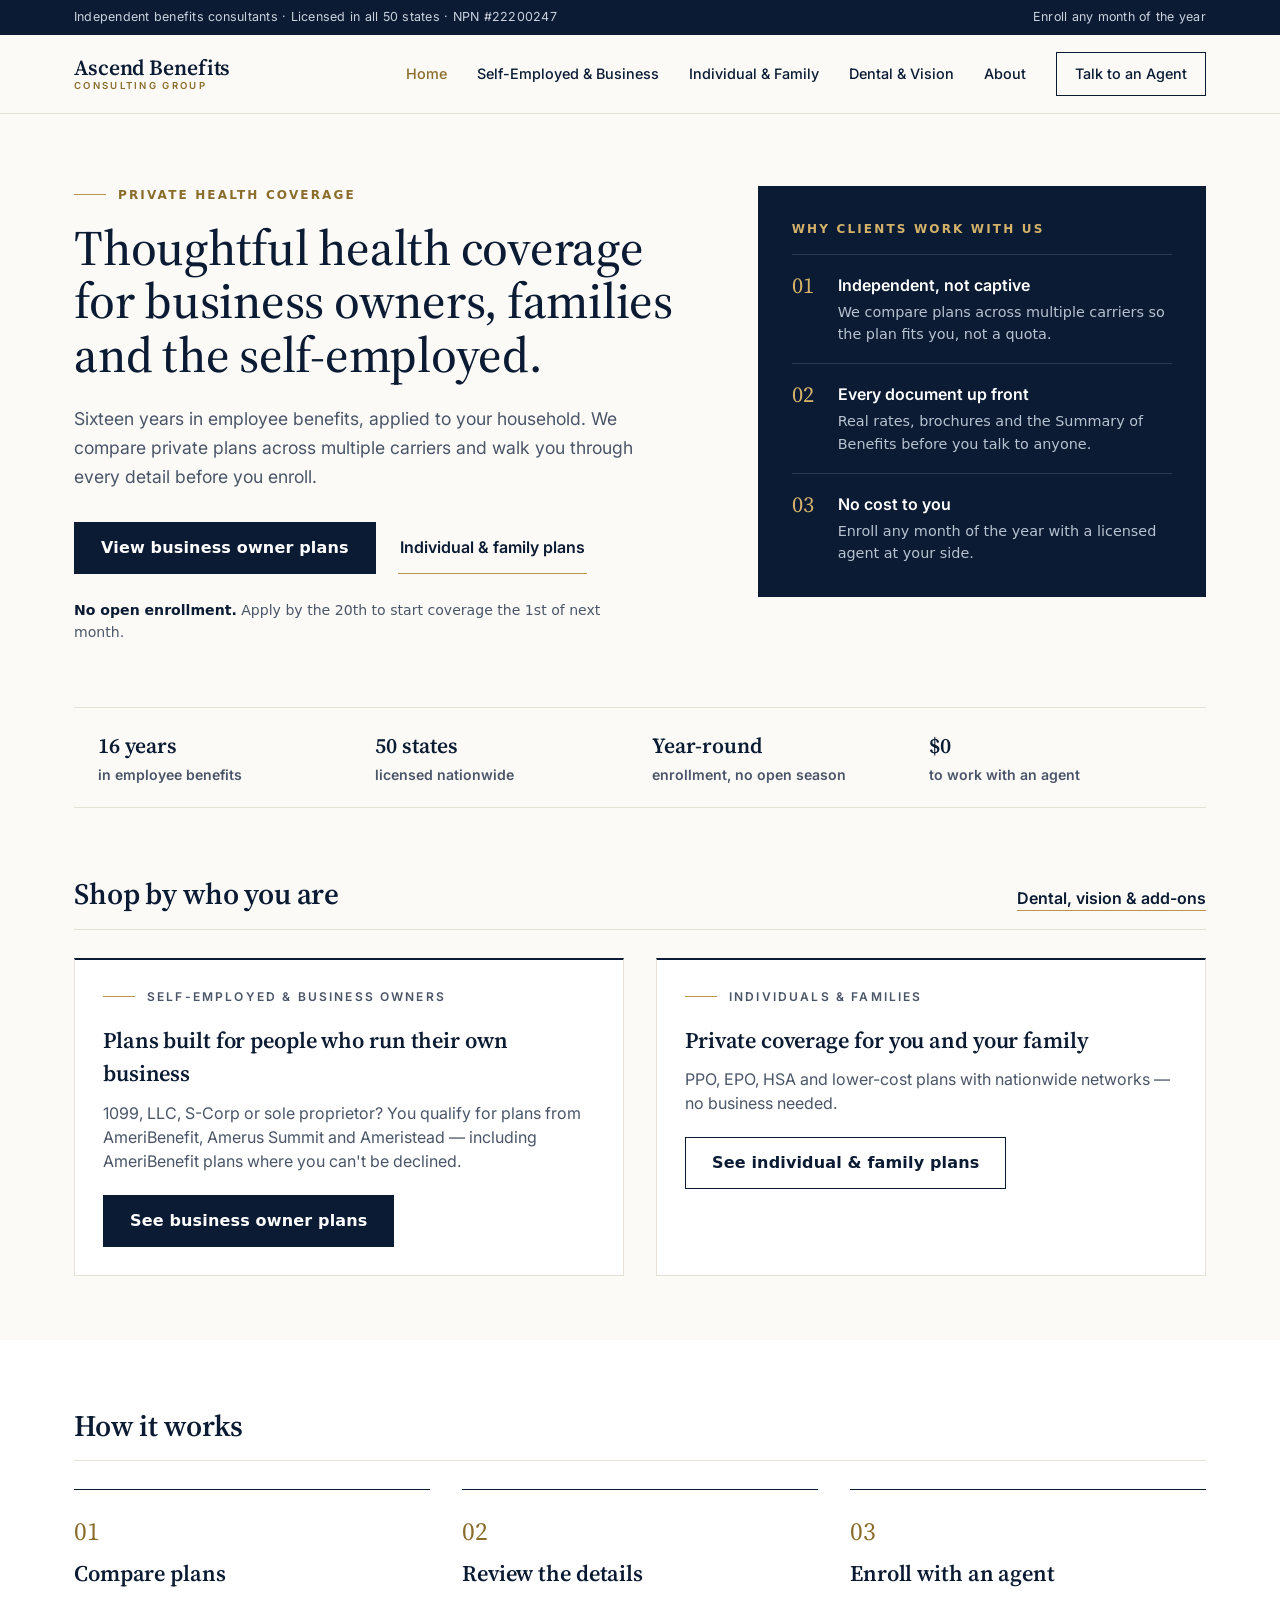
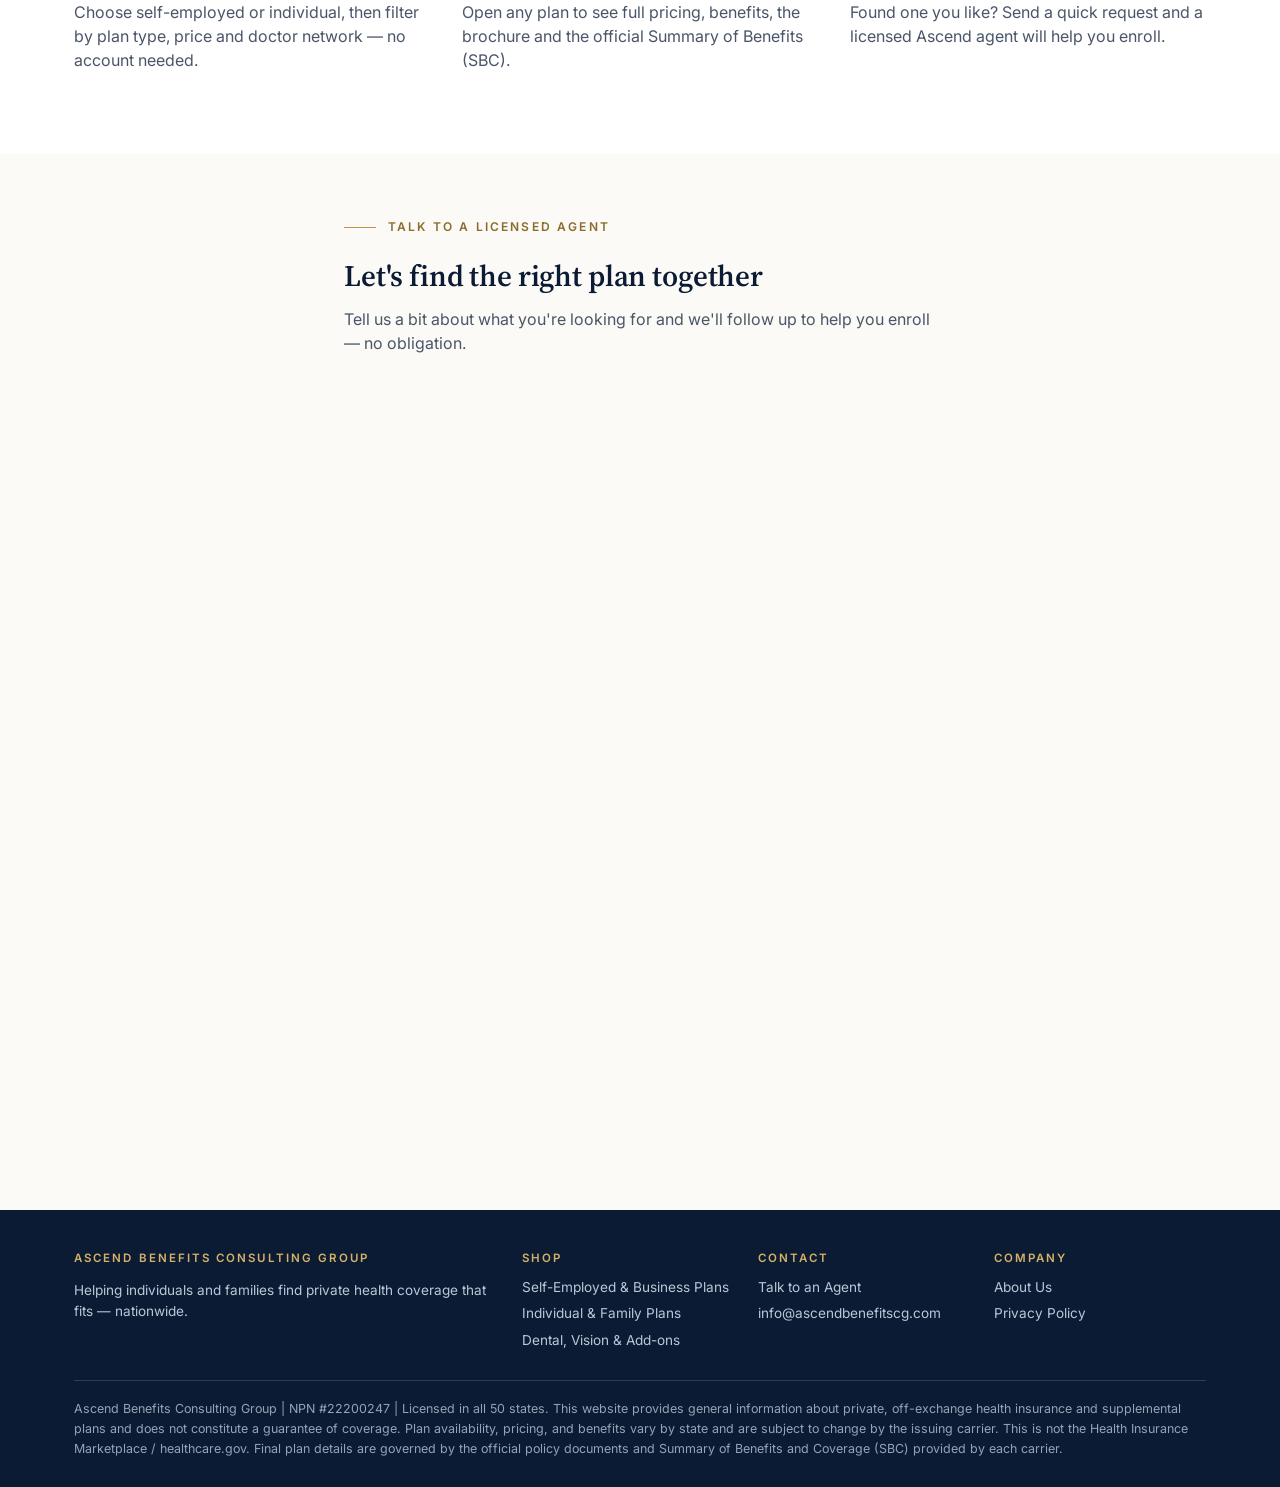
<file: index.html>
<!DOCTYPE html>
<html lang="en">
<head>
<!-- Meta Pixel Code -->
<script>
!function(f,b,e,v,n,t,s)
{if(f.fbq)return;n=f.fbq=function(){n.callMethod?
n.callMethod.apply(n,arguments):n.queue.push(arguments)};
if(!f._fbq)f._fbq=n;n.push=n;n.loaded=!0;n.version='2.0';
n.queue=[];t=b.createElement(e);t.async=!0;
t.src=v;s=b.getElementsByTagName(e)[0];
s.parentNode.insertBefore(t,s)}(window, document,'script',
'https://connect.facebook.net/en_US/fbevents.js');
fbq('init', '854676951004368');
fbq('track', 'PageView');
</script>
<noscript><img height="1" width="1" style="display:none"
src="https://www.facebook.com/tr?id=854676951004368&ev=PageView&noscript=1"
/></noscript>
<!-- End Meta Pixel Code -->
<meta charset="UTF-8">
<meta name="viewport" content="width=device-width, initial-scale=1.0">
<title>Ascend Benefits Consulting Group | Shop Private Health Plans</title>
<meta name="description" content="Compare private health insurance and supplemental plans, view brochures and Summary of Benefits, and connect with a licensed agent to enroll.">
<link rel="icon" type="image/svg+xml" href="assets/img/favicon.svg">
<meta property="og:title" content="Ascend Benefits Consulting Group">
<meta property="og:description" content="Compare private health insurance and supplemental plans, view brochures and Summary of Benefits, and connect with a licensed agent to enroll.">
<meta property="og:type" content="website">
<link rel="preconnect" href="https://fonts.googleapis.com">
<link rel="preconnect" href="https://fonts.gstatic.com" crossorigin>
<link href="https://fonts.googleapis.com/css2?family=Source+Serif+4:opsz,wght@8..60,500;8..60,600&family=Inter:wght@400;500;600;700&display=swap" rel="stylesheet">
<link rel="stylesheet" href="assets/css/style.css?v=2026111803">
<link rel="stylesheet" href="assets/css/theme.css?v=2026111803">
</head>
<body>

<div class="util-bar">
  <div class="container">
    <span>Independent benefits consultants · Licensed in all 50 states · NPN #22200247</span>
    <span>Enroll any month of the year</span>
  </div>
</div>
<header class="site-header">
  <div class="container">
    <a href="index.html" class="brand">Ascend Benefits <small>CONSULTING GROUP</small></a>
    <input type="checkbox" id="nav-toggle" class="nav-toggle-checkbox">
    <label for="nav-toggle" class="nav-toggle-btn" aria-label="Menu">&#9776;</label>
    <nav>
      <a href="index.html" class="active">Home</a>
      <a href="plans.html?path=business">Self-Employed &amp; Business</a>
      <a href="plans.html?path=individual">Individual &amp; Family</a>
      <a href="plans.html?path=all&amp;tab=addons">Dental &amp; Vision</a>
      <a href="about.html">About</a>
      <a href="index.html#contact" class="btn-header-cta">Talk to an Agent</a>
    </nav>
  </div>
</header>

<section class="hero hero-advisory">
  <div class="container hero-grid">
    <div>
      <p class="eyebrow">Private health coverage</p>
      <h1>Thoughtful health coverage for business owners, families and the self-employed.</h1>
      <p class="hero-lead">Sixteen years in employee benefits, applied to your household. We compare private plans across multiple carriers and walk you through every detail before you enroll.</p>
      <div class="hero-actions">
        <a href="plans.html?path=business" class="btn btn-primary">View business owner plans</a>
        <a href="plans.html?path=individual" class="btn-link">Individual &amp; family plans</a>
      </div>
      <p class="hero-note"><b>No open enrollment.</b> Apply by the 20th to start coverage the 1st of next month.</p>
    </div>
    <aside class="why-panel" aria-label="Why clients work with us">
      <p class="eyebrow">Why clients work with us</p>
      <div class="why-item">
        <span class="why-num">01</span>
        <div><h3>Independent, not captive</h3><p>We compare plans across multiple carriers so the plan fits you, not a quota.</p></div>
      </div>
      <div class="why-item">
        <span class="why-num">02</span>
        <div><h3>Every document up front</h3><p>Real rates, brochures and the Summary of Benefits before you talk to anyone.</p></div>
      </div>
      <div class="why-item">
        <span class="why-num">03</span>
        <div><h3>No cost to you</h3><p>Enroll any month of the year with a licensed agent at your side.</p></div>
      </div>
    </aside>
  </div>
</section>

<div class="trust-bar">
  <div class="container">
    <span><b>16 years</b>in employee benefits</span>
    <span><b>50 states</b>licensed nationwide</span>
    <span><b>Year-round</b>enrollment, no open season</span>
    <span><b>$0</b>to work with an agent</span>
  </div>
</div>

<section class="section">
  <div class="container">
    <div class="section-head">
      <h2>Shop by who you are</h2>
      <a href="plans.html?path=all&amp;tab=addons" class="btn-link" style="padding:0;">Dental, vision &amp; add-ons</a>
    </div>
    <div class="category-grid path-cards">
      <div class="category-card">
        <p class="eyebrow">Self-employed &amp; business owners</p>
        <h3>Plans built for people who run their own business</h3>
        <p>1099, LLC, S-Corp or sole proprietor? You qualify for plans from AmeriBenefit, Amerus Summit and Ameristead — including AmeriBenefit plans where you can't be declined.</p>
        <a href="plans.html?path=business" class="btn btn-primary">See business owner plans</a>
      </div>
      <div class="category-card">
        <p class="eyebrow">Individuals &amp; families</p>
        <h3>Private coverage for you and your family</h3>
        <p>PPO, EPO, HSA and lower-cost plans with nationwide networks — no business needed.</p>
        <a href="plans.html?path=individual" class="btn btn-secondary">See individual &amp; family plans</a>
      </div>
    </div>
  </div>
</section>

<section class="section" style="background:#fff;">
  <div class="container">
    <div class="section-head"><h2>How it works</h2></div>
    <div class="category-grid">
      <div class="category-card">
        <span class="step-num">01</span>
        <h3>Compare plans</h3>
        <p>Choose self-employed or individual, then filter by plan type, price and doctor network — no account needed.</p>
      </div>
      <div class="category-card">
        <span class="step-num">02</span>
        <h3>Review the details</h3>
        <p>Open any plan to see full pricing, benefits, the brochure and the official Summary of Benefits (SBC).</p>
      </div>
      <div class="category-card">
        <span class="step-num">03</span>
        <h3>Enroll with an agent</h3>
        <p>Found one you like? Send a quick request and a licensed Ascend agent will help you enroll.</p>
      </div>
    </div>
  </div>
</section>

<section class="section" id="contact">
  <div class="container" style="max-width:640px;">
    <p class="eyebrow">Talk to a licensed agent</p>
    <h2>Let's find the right plan together</h2>
    <p class="lead">Tell us a bit about what you're looking for and we'll follow up to help you enroll — no obligation.</p>
    <p class="lead" id="agent-note" style="display:none;font-weight:600;color:var(--navy);"></p>
    <!-- Main site (no agent link): GoHighLevel "Talk to Agent Form", so leads land in GHL
         tagged with this source. Agent links (?agent=...) keep their own Formspree form below. -->
    <div id="ghl-form-wrap" style="display:none;">
      <iframe
        data-src="https://link.ascendbenefitscg.com/widget/form/oqjghpHipdruxiNRlrM7"
        style="width:100%;height:713px;border:none;border-radius:8px"
        id="inline-oqjghpHipdruxiNRlrM7"
        data-layout="{'id':'INLINE'}"
        data-trigger-type="alwaysShow"
        data-trigger-value=""
        data-activation-type="alwaysActivated"
        data-activation-value=""
        data-deactivation-type="neverDeactivate"
        data-deactivation-value=""
        data-form-name="Talk to Agent Form"
        data-height="713"
        data-layout-iframe-id="inline-oqjghpHipdruxiNRlrM7"
        data-form-id="oqjghpHipdruxiNRlrM7"
        data-cookie-consent="true"
        data-cookie-consent-provider="auto"
        title="Talk to Agent Form">
      </iframe>
    </div>
    <form class="contact-form" id="contact-form" action="https://formspree.io/f/xeepdnvz" method="POST" style="display:none;">
      <div>
        <label for="name">Full Name</label>
        <input type="text" id="name" name="name" required>
      </div>
      <div>
        <label for="email">Email</label>
        <input type="email" id="email" name="email" required>
      </div>
      <div>
        <label for="phone">Phone</label>
        <input type="tel" id="phone" name="phone">
      </div>
      <div>
        <label for="state">State</label>
        <input type="text" id="state" name="state" placeholder="e.g. Texas">
      </div>
      <div>
        <label for="interest">Plan(s) You're Interested In</label>
        <input type="text" id="interest" name="interest" placeholder="e.g. Foundation PPO 2500, Dental Plus">
      </div>
      <div>
        <label for="message">Anything else we should know?</label>
        <textarea id="message" name="message"></textarea>
      </div>
      <input type="hidden" name="_subject" value="New plan inquiry from Ascend website">
      <input type="hidden" name="page_url" id="page_url" value="">
      <input type="hidden" name="agent_link" id="agent_link" value="">
      <button type="submit" class="btn btn-primary">Request a Callback</button>
      <p style="font-size:0.8rem;color:var(--text-muted);margin-top:-6px;">Submitting a form here does not enroll you in any plan.</p>
    </form>
    <div id="contact-form-success" style="display:none;text-align:center;padding:24px 0;">
      <h3>Thanks — we got it!</h3>
      <p>A licensed agent will follow up with you shortly.</p>
    </div>
    <p id="contact-form-error" style="display:none;color:#b00020;font-size:0.9rem;">Something went wrong sending your message. Please try again, or email us directly at <a href="mailto:info@ascendbenefitscg.com">info@ascendbenefitscg.com</a>.</p>
  </div>
</section>

<footer class="site-footer">
  <div class="container">
    <div class="footer-grid">
      <div>
        <h4>Ascend Benefits Consulting Group</h4>
        <p>Helping individuals and families find private health coverage that fits — nationwide.</p>
      </div>
      <div>
        <h4>Shop</h4>
        <a href="plans.html?path=business">Self-Employed &amp; Business Plans</a>
        <a href="plans.html?path=individual">Individual &amp; Family Plans</a>
        <a href="plans.html?path=all&amp;tab=addons">Dental, Vision &amp; Add-ons</a>
      </div>
      <div>
        <h4>Contact</h4>
        <a href="index.html#contact">Talk to an Agent</a>
        <a href="mailto:info@ascendbenefitscg.com">info@ascendbenefitscg.com</a>
      </div>
      <div>
        <h4>Company</h4>
        <a href="about.html">About Us</a>
        <a href="privacy.html">Privacy Policy</a>
      </div>
    </div>
    <div class="footer-disclosure">
      Ascend Benefits Consulting Group | NPN #22200247 | Licensed in all 50 states.
      This website provides general information about private, off-exchange health insurance and supplemental plans and does not constitute a guarantee of coverage. Plan availability, pricing, and benefits vary by state and are subject to change by the issuing carrier. This is not the Health Insurance Marketplace / healthcare.gov. Final plan details are governed by the official policy documents and Summary of Benefits and Coverage (SBC) provided by each carrier.
    </div>
  </div>
</footer>

<script>
// Per-agent contact form routing. Each agent's link (e.g. ?agent=jeannie) sends
// inquiries straight to that agent's own Formspree form/inbox instead of the
// default one. Add a new agent here once their Formspree form is created.
const AGENT_FORMS = {
  jeannie: { name: 'Jeannie Demmer', endpoint: 'https://formspree.io/f/xyegrkak' },
  job: { name: 'Job Suarez', endpoint: 'https://formspree.io/f/mjybnglq' },
  doron: { name: 'Doron Sharel', endpoint: 'https://formspree.io/f/xqpzrprn' },
  daniel: { name: 'Daniel Lampinen', endpoint: 'https://formspree.io/f/xvkpeapk' },
  rey: { name: 'Rey Hamilton', endpoint: 'https://formspree.io/f/xvkgankg', skipGHL: true },
  bill: { name: 'Bill Elliot', endpoint: 'https://formspree.io/f/mjykwqdd', skipGHL: true },
  chase: { name: 'Chase Webb', endpoint: 'https://formspree.io/f/mzedywed', skipGHL: true },
  alex: { name: 'Alex Hesse', endpoint: 'https://formspree.io/f/mzereqbq', skipGHL: true }
};

// Remember which agent's link the visitor came in on for THIS visit only
// (sessionStorage clears when the tab/browser closes), so the lead still routes
// to that agent after they browse the plans page and come back through a
// "Talk to an Agent" link that doesn't carry ?agent=. The plain site with no
// agent link always goes to the default inbox (info@).
// Reads the agent from the link forgivingly: "?agent=rey", "?Agent=Rey",
// "?agent=rey." (period picked up when a link is pasted into a text) and
// "?agent=rey%20" all count as Rey.
function agentFromUrl() {
  const params = new URLSearchParams(window.location.search);
  for (const [k, v] of params) {
    if (k.trim().toLowerCase() === 'agent') {
      return (v || '').toLowerCase().replace(/[^a-z]/g, '');
    }
  }
  return '';
}

function getAgentKey() {
  const fromUrl = agentFromUrl();
  try {
    localStorage.removeItem('ascendAgent'); // clear the old 30-day memory
    if (fromUrl && AGENT_FORMS[fromUrl]) {
      sessionStorage.setItem('ascendAgent', fromUrl);
      return fromUrl;
    }
    const saved = sessionStorage.getItem('ascendAgent');
    if (saved && AGENT_FORMS[saved]) return saved;
  } catch (e) {}
  return fromUrl;
}

(function () {
  const params = new URLSearchParams(window.location.search);
  const plan = params.get('plan');
  if (plan) {
    document.getElementById('interest').value = plan;
  }

  const agentKey = getAgentKey();
  const agent = AGENT_FORMS[agentKey];

  // Plain site → GHL form. Agent link → that agent's own form (Formspree).
  if (agent) {
    document.getElementById('contact-form').style.display = '';
  } else {
    const wrap = document.getElementById('ghl-form-wrap');
    const frame = document.getElementById('inline-oqjghpHipdruxiNRlrM7');
    frame.src = frame.getAttribute('data-src');
    wrap.style.display = 'block';
    const embed = document.createElement('script');
    embed.src = 'https://link.ascendbenefitscg.com/js/form_embed.js';
    document.body.appendChild(embed);
  }

  const pageUrlEl = document.getElementById('page_url');
  if (pageUrlEl) pageUrlEl.value = window.location.href;
  const agentLinkEl = document.getElementById('agent_link');
  if (agentLinkEl) agentLinkEl.value = agent ? agent.name : (agentKey ? 'Unknown agent: ' + agentKey : 'None');
  if (agent) {
    const form = document.getElementById('contact-form');
    form.action = agent.endpoint;
    const subjectField = form.querySelector('input[name="_subject"]');
    if (subjectField) {
      subjectField.value = `New plan inquiry from Ascend website (via ${agent.name})`;
    }
    const noteEl = document.getElementById('agent-note');
    if (noteEl) {
      noteEl.textContent = `You're connecting with ${agent.name}, a licensed Ascend agent.`;
      noteEl.style.display = 'block';
    }
  }
})();

// Every "Talk to a Licensed Agent" submission is also sent to Chase's GHL
// (GoHighLevel) inbound webhook so it lands as a lead/contact in the CRM,
// in addition to the Formspree email routing above.
const GHL_WEBHOOK_URL = 'https://services.leadconnectorhq.com/hooks/iBtCBs8d8NyJmX1W06Tr/webhook-trigger/5f01a8a3-cf98-4485-a171-3a87bc24a872';

function sendToGHL(form) {
  const params = new URLSearchParams(window.location.search);
  const agentKey = getAgentKey();
  const agent = AGENT_FORMS[agentKey];
  if (agent && agent.skipGHL) return; // this agent's leads go to their email only
  const payload = {
    full_name: form.querySelector('#name').value,
    email: form.querySelector('#email').value,
    phone: form.querySelector('#phone').value,
    state: form.querySelector('#state').value,
    plans_interested: form.querySelector('#interest').value,
    message: form.querySelector('#message').value,
    agent: agent ? agent.name : 'Unassigned / default',
    source: 'Ascend Benefits Website',
    page_url: window.location.href
  };
  fetch(GHL_WEBHOOK_URL, {
    method: 'POST',
    headers: { 'Content-Type': 'application/json' },
    body: JSON.stringify(payload)
  }).catch(function () {
    // Non-blocking: a GHL sync hiccup should never stop the visitor's
    // request from going through via the Formspree email path above.
  });
}

document.getElementById('contact-form').addEventListener('submit', function (e) {
  e.preventDefault();
  const form = e.target;
  const submitBtn = form.querySelector('button[type="submit"]');
  const errorEl = document.getElementById('contact-form-error');
  errorEl.style.display = 'none';
  submitBtn.disabled = true;
  submitBtn.textContent = 'Sending…';

  sendToGHL(form);

  fetch(form.action, {
    method: 'POST',
    body: new FormData(form),
    headers: { 'Accept': 'application/json' }
  }).then(function (response) {
    if (response.ok) {
      form.style.display = 'none';
      document.getElementById('contact-form-success').style.display = 'block';
      // Meta Pixel: count a Lead on every successful submission, for every agent's link
      if (typeof fbq === 'function') {
        const leadAgent = AGENT_FORMS[getAgentKey()];
        fbq('track', 'Lead', {
          content_name: 'Talk to an Agent',
          agent: leadAgent ? leadAgent.name : 'Unassigned / default'
        });
      }
    } else {
      throw new Error('Form submission failed');
    }
  }).catch(function () {
    errorEl.style.display = 'block';
    submitBtn.disabled = false;
    submitBtn.textContent = 'Request a Callback';
  });
});
</script>
<script src="assets/js/agent-links.js?v=2026111803"></script>
</body>
</html>
</file>
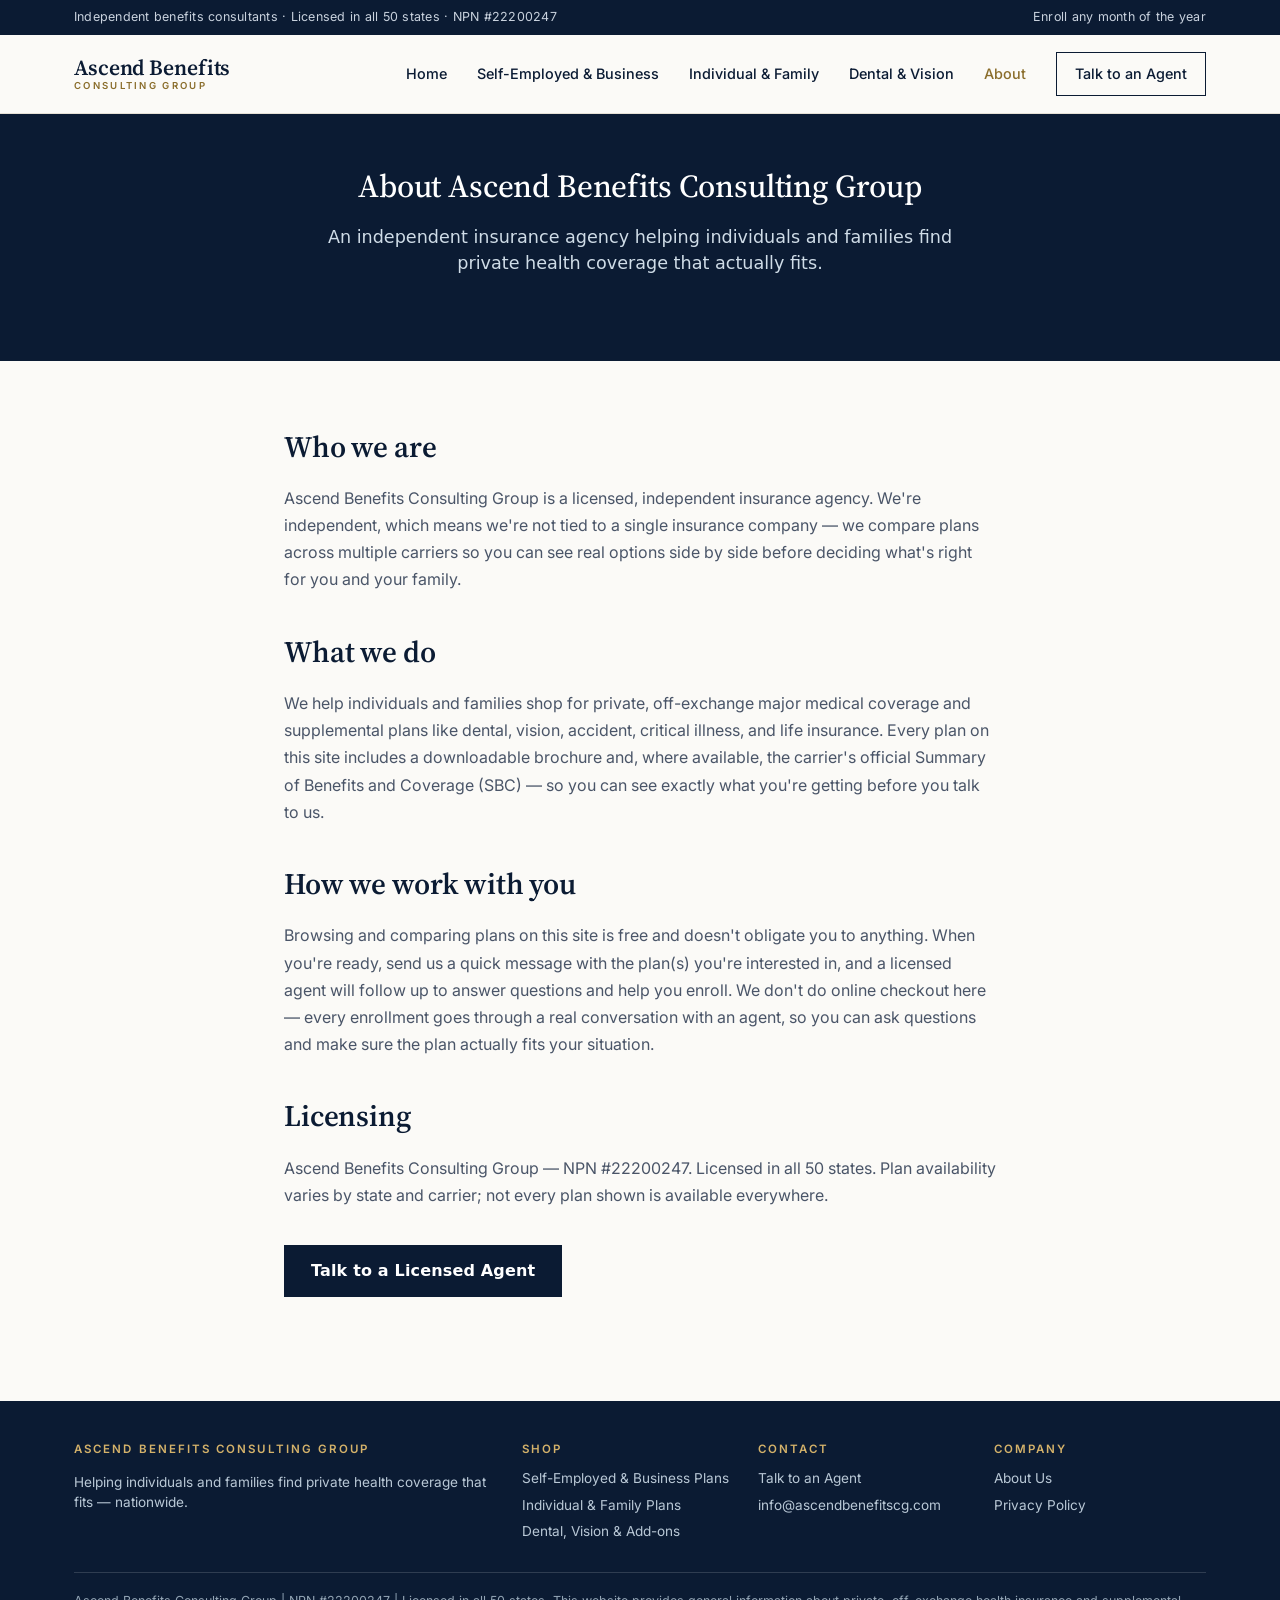
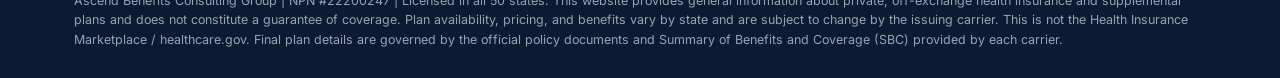
<file: about.html>
<!DOCTYPE html>
<html lang="en">
<head>
<!-- Meta Pixel Code -->
<script>
!function(f,b,e,v,n,t,s)
{if(f.fbq)return;n=f.fbq=function(){n.callMethod?
n.callMethod.apply(n,arguments):n.queue.push(arguments)};
if(!f._fbq)f._fbq=n;n.push=n;n.loaded=!0;n.version='2.0';
n.queue=[];t=b.createElement(e);t.async=!0;
t.src=v;s=b.getElementsByTagName(e)[0];
s.parentNode.insertBefore(t,s)}(window, document,'script',
'https://connect.facebook.net/en_US/fbevents.js');
fbq('init', '854676951004368');
fbq('track', 'PageView');
</script>
<noscript><img height="1" width="1" style="display:none"
src="https://www.facebook.com/tr?id=854676951004368&ev=PageView&noscript=1"
/></noscript>
<!-- End Meta Pixel Code -->
<meta charset="UTF-8">
<meta name="viewport" content="width=device-width, initial-scale=1.0">
<title>About Us | Ascend Benefits Consulting Group</title>
<meta name="description" content="Ascend Benefits Consulting Group is an independent, licensed insurance agency helping individuals and families compare private health and supplemental plans.">
<link rel="icon" type="image/svg+xml" href="assets/img/favicon.svg">
<meta property="og:title" content="About | Ascend Benefits Consulting Group">
<meta property="og:description" content="An independent insurance agency helping individuals and families find private health coverage that fits.">
<meta property="og:type" content="website">
<link rel="preconnect" href="https://fonts.googleapis.com">
<link rel="preconnect" href="https://fonts.gstatic.com" crossorigin>
<link href="https://fonts.googleapis.com/css2?family=Source+Serif+4:opsz,wght@8..60,500;8..60,600&family=Inter:wght@400;500;600;700&display=swap" rel="stylesheet">
<link rel="stylesheet" href="assets/css/style.css?v=2026111803">
<link rel="stylesheet" href="assets/css/theme.css?v=2026111803">
</head>
<body>

<div class="util-bar">
  <div class="container">
    <span>Independent benefits consultants · Licensed in all 50 states · NPN #22200247</span>
    <span>Enroll any month of the year</span>
  </div>
</div>
<header class="site-header">
  <div class="container">
    <a href="index.html" class="brand">Ascend Benefits <small>CONSULTING GROUP</small></a>
    <input type="checkbox" id="nav-toggle" class="nav-toggle-checkbox">
    <label for="nav-toggle" class="nav-toggle-btn" aria-label="Menu">&#9776;</label>
    <nav>
      <a href="index.html">Home</a>
      <a href="plans.html?path=business">Self-Employed &amp; Business</a>
      <a href="plans.html?path=individual">Individual &amp; Family</a>
      <a href="plans.html?path=all&amp;tab=addons">Dental &amp; Vision</a>
      <a href="about.html" class="active">About</a>
      <a href="index.html#contact" class="btn-header-cta">Talk to an Agent</a>
    </nav>
  </div>
</header>

<section class="hero" style="padding:48px 0 56px;">
  <div class="container">
    <h1 style="font-size:2rem;">About Ascend Benefits Consulting Group</h1>
    <p>An independent insurance agency helping individuals and families find private health coverage that actually fits.</p>
  </div>
</section>

<section class="section">
  <div class="container" style="max-width:760px;">
    <h2>Who we are</h2>
    <p style="color:var(--text-muted);line-height:1.7;">Ascend Benefits Consulting Group is a licensed, independent insurance agency. We're independent, which means we're not tied to a single insurance company — we compare plans across multiple carriers so you can see real options side by side before deciding what's right for you and your family.</p>

    <h2 style="margin-top:36px;">What we do</h2>
    <p style="color:var(--text-muted);line-height:1.7;">We help individuals and families shop for private, off-exchange major medical coverage and supplemental plans like dental, vision, accident, critical illness, and life insurance. Every plan on this site includes a downloadable brochure and, where available, the carrier's official Summary of Benefits and Coverage (SBC) — so you can see exactly what you're getting before you talk to us.</p>

    <h2 style="margin-top:36px;">How we work with you</h2>
    <p style="color:var(--text-muted);line-height:1.7;">Browsing and comparing plans on this site is free and doesn't obligate you to anything. When you're ready, send us a quick message with the plan(s) you're interested in, and a licensed agent will follow up to answer questions and help you enroll. We don't do online checkout here — every enrollment goes through a real conversation with an agent, so you can ask questions and make sure the plan actually fits your situation.</p>

    <h2 style="margin-top:36px;">Licensing</h2>
    <p style="color:var(--text-muted);line-height:1.7;">Ascend Benefits Consulting Group — NPN #22200247. Licensed in all 50 states. Plan availability varies by state and carrier; not every plan shown is available everywhere.</p>

    <div style="margin-top:36px;">
      <a href="index.html#contact" class="btn btn-primary">Talk to a Licensed Agent</a>
    </div>
  </div>
</section>

<footer class="site-footer">
  <div class="container">
    <div class="footer-grid">
      <div>
        <h4>Ascend Benefits Consulting Group</h4>
        <p>Helping individuals and families find private health coverage that fits — nationwide.</p>
      </div>
      <div>
        <h4>Shop</h4>
        <a href="plans.html?path=business">Self-Employed &amp; Business Plans</a>
        <a href="plans.html?path=individual">Individual &amp; Family Plans</a>
        <a href="plans.html?path=all&amp;tab=addons">Dental, Vision &amp; Add-ons</a>
      </div>
      <div>
        <h4>Contact</h4>
        <a href="index.html#contact">Talk to an Agent</a>
        <a href="mailto:info@ascendbenefitscg.com">info@ascendbenefitscg.com</a>
      </div>
      <div>
        <h4>Company</h4>
        <a href="about.html">About Us</a>
        <a href="privacy.html">Privacy Policy</a>
      </div>
    </div>
    <div class="footer-disclosure">
      Ascend Benefits Consulting Group | NPN #22200247 | Licensed in all 50 states.
      This website provides general information about private, off-exchange health insurance and supplemental plans and does not constitute a guarantee of coverage. Plan availability, pricing, and benefits vary by state and are subject to change by the issuing carrier. This is not the Health Insurance Marketplace / healthcare.gov. Final plan details are governed by the official policy documents and Summary of Benefits and Coverage (SBC) provided by each carrier.
    </div>
  </div>
</footer>

<script src="assets/js/agent-links.js?v=2026111803"></script>
</body>
</html>
</file>
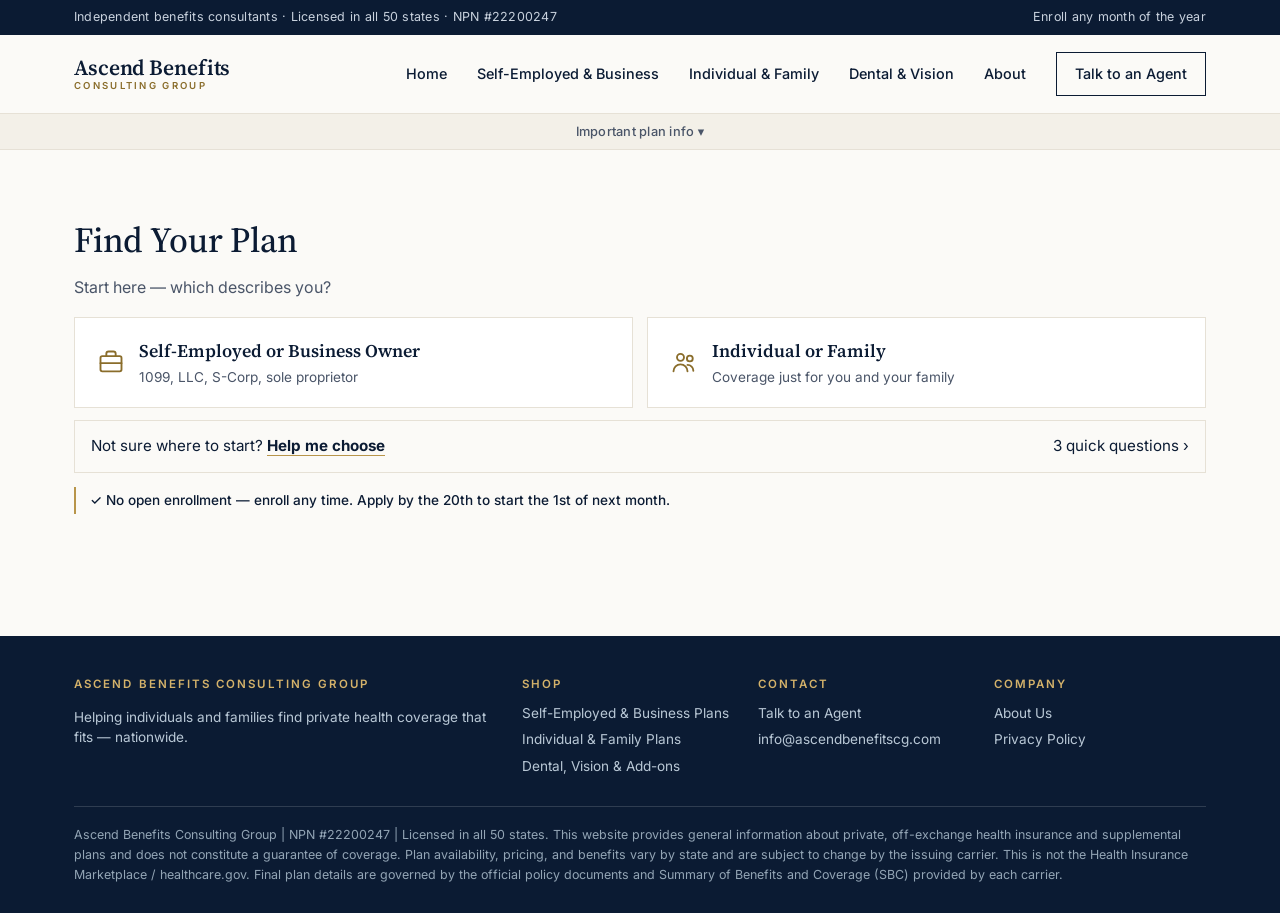
<file: plans.html>
<!DOCTYPE html>
<html lang="en">
<head>
<!-- Meta Pixel Code -->
<script>
!function(f,b,e,v,n,t,s)
{if(f.fbq)return;n=f.fbq=function(){n.callMethod?
n.callMethod.apply(n,arguments):n.queue.push(arguments)};
if(!f._fbq)f._fbq=n;n.push=n;n.loaded=!0;n.version='2.0';
n.queue=[];t=b.createElement(e);t.async=!0;
t.src=v;s=b.getElementsByTagName(e)[0];
s.parentNode.insertBefore(t,s)}(window, document,'script',
'https://connect.facebook.net/en_US/fbevents.js');
fbq('init', '854676951004368');
fbq('track', 'PageView');
</script>
<noscript><img height="1" width="1" style="display:none"
src="https://www.facebook.com/tr?id=854676951004368&ev=PageView&noscript=1"
/></noscript>
<!-- End Meta Pixel Code -->
<meta charset="UTF-8">
<meta name="viewport" content="width=device-width, initial-scale=1.0">
<title>Browse Health Plans | Ascend Benefits Consulting Group</title>
<meta name="description" content="Compare private health plans for the self-employed, business owners, individuals and families — plus dental, vision and add-ons.">
<link rel="icon" type="image/svg+xml" href="assets/img/favicon.svg">
<meta property="og:title" content="Browse Health Plans | Ascend Benefits Consulting Group">
<meta property="og:description" content="Compare private health plans for the self-employed, business owners, individuals and families — plus dental, vision and add-ons.">
<meta property="og:type" content="website">
<link rel="preconnect" href="https://fonts.googleapis.com">
<link rel="preconnect" href="https://fonts.gstatic.com" crossorigin>
<link href="https://fonts.googleapis.com/css2?family=Source+Serif+4:opsz,wght@8..60,500;8..60,600&family=Inter:wght@400;500;600;700&display=swap" rel="stylesheet">
<link rel="stylesheet" href="assets/css/style.css?v=2026111803">
<link rel="stylesheet" href="assets/css/theme.css?v=2026111803">
</head>
<body>
<div class="util-bar">
  <div class="container">
    <span>Independent benefits consultants · Licensed in all 50 states · NPN #22200247</span>
    <span>Enroll any month of the year</span>
  </div>
</div>
<header class="site-header">
  <div class="container">
    <a href="index.html" class="brand">Ascend Benefits <small>CONSULTING GROUP</small></a>
    <input type="checkbox" id="nav-toggle" class="nav-toggle-checkbox">
    <label for="nav-toggle" class="nav-toggle-btn" aria-label="Menu">&#9776;</label>
    <nav>
      <a href="index.html">Home</a>
      <a href="plans.html?path=business" >Self-Employed &amp; Business</a>
      <a href="plans.html?path=individual">Individual &amp; Family</a>
      <a href="plans.html?path=all&amp;tab=addons">Dental &amp; Vision</a>
      <a href="about.html">About</a>
      <a href="index.html#contact" class="btn-header-cta">Talk to an Agent</a>
    </nav>
  </div>
</header>

<details class="disclaimer-banner">
  <summary>Important plan info <span aria-hidden="true">▾</span></summary>
  <p>This website provides general information about private, off-exchange health insurance and supplemental plans and does not constitute a guarantee of coverage. Plan availability, pricing, and benefits vary by state and are subject to change by the issuing carrier. You cannot enroll on this website — you must contact a licensed agent to enroll.</p>
  <p><strong>Most plans are simplified underwritten. Qualifications vary by company and not everyone qualifies. Talk to an agent to find out if you do.</strong></p>
</details>

<section class="section plans-section">
  <div class="container">
    <h2 id="page-title">Find Your Plan</h2>
    <p class="lead" id="page-lead">Start here — which describes you?</p>

    <div class="path-picker" id="path-picker">
      <button class="path-btn" data-path="business">
        <span class="path-icon"><svg aria-hidden="true" viewBox="0 0 24 24" fill="none" stroke="currentColor" stroke-width="1.6" stroke-linecap="round" stroke-linejoin="round"><rect x="3" y="7" width="18" height="13" rx="1.5"></rect><path d="M8 7V5a2 2 0 0 1 2-2h4a2 2 0 0 1 2 2v2"></path><path d="M3 13h18"></path></svg></span>
        <span><b>Self-Employed or Business Owner</b><small>1099, LLC, S-Corp, sole proprietor</small></span>
      </button>
      <button class="path-btn" data-path="individual">
        <span class="path-icon"><svg aria-hidden="true" viewBox="0 0 24 24" fill="none" stroke="currentColor" stroke-width="1.6" stroke-linecap="round" stroke-linejoin="round"><circle cx="9" cy="8" r="3"></circle><circle cx="17" cy="9" r="2.5"></circle><path d="M3 20c0-3.3 2.7-6 6-6s6 2.7 6 6"></path><path d="M15 14.5c2.8 0 5 2.2 5 5"></path></svg></span>
        <span><b>Individual or Family</b><small>Coverage just for you and your family</small></span>
      </button>
    </div>
    <button class="quiz-launch" data-open-quiz><span>Not sure where to start? <b>Help me choose</b></span><span aria-hidden="true">3 quick questions ›</span></button>
    <p class="enrollment-note">✓ No open enrollment — enroll any time. Apply by the 20th to start the 1st of next month.</p>

    <div id="browse" hidden>
      <details class="business-intro" id="business-intro" hidden>
        <summary>Who qualifies &amp; how these plans work <span aria-hidden="true">▾</span></summary>
        <div class="bi-grid">
          <div><b>AmeriBenefit Plan</b><p>You can't be declined. Your rate is based on your health tier (Tier 1 very healthy, Tier 2 somewhat healthy, Tier 3 higher health needs). Requires a business EIN and an AmeriBenefit association membership — $19.99, $29.99 or $49.99/mo.</p></div>
          <div><b>Amerus Summit Health Plans</b><p>Cigna, PHCS and First Health plans for self-employed people and their families.</p></div>
          <div><b>Ameristead Health</b><p>Cigna PPO plans. You'll need a business EIN to apply.</p></div>
        </div>
      </details>
      <p class="cross-link" id="cross-link" hidden></p>

      <div class="toolbar" id="toolbar">
        <div class="tabs" role="tablist">
          <button class="tab-btn active" data-tab="health">Health Plans</button>
          <button class="tab-btn" data-tab="addons">Dental, Vision &amp; More</button>
        </div>
        <div class="toolbar-row">
          <div class="chips" id="group-chips"></div>
          <button class="tool-btn" id="open-filters" aria-label="Filters and sort"><svg aria-hidden="true" viewBox="0 0 24 24" fill="none" stroke="currentColor" stroke-width="2" stroke-linecap="round"><path d="M4 6h16M7 12h10M10 18h4"></path></svg> Filter <span id="filter-count"></span></button>
        </div>
      </div>
      <p class="results-count" id="results-count"></p>

      <div class="quiz-banner" id="quiz-banner" hidden>
        <span id="quiz-banner-text"></span>
        <span class="quiz-banner-actions"><button class="link-btn" data-open-quiz>Change answers</button> · <button class="link-btn" id="quiz-clear">Show all</button></span>
      </div>

      <div id="plans-container"></div>
      <div class="no-results" id="no-results" hidden>
        <p>No plans match those filters.</p>
        <button class="btn btn-primary" id="no-results-clear">Clear filters</button>
      </div>

      <div class="doctor-cta">
        <div><b>Want to keep your doctor?</b><span>Check if they're in-network before you pick a plan.</span></div>
        <button class="btn btn-outline" data-open-doctor>Check my doctor</button>
      </div>
    </div>
  </div>
</section>

<footer class="site-footer">
  <div class="container">
    <div class="footer-grid">
      <div>
        <h4>Ascend Benefits Consulting Group</h4>
        <p>Helping individuals and families find private health coverage that fits — nationwide.</p>
      </div>
      <div>
        <h4>Shop</h4>
        <a href="plans.html?path=business">Self-Employed &amp; Business Plans</a>
        <a href="plans.html?path=individual">Individual &amp; Family Plans</a>
        <a href="plans.html?path=all&amp;tab=addons">Dental, Vision &amp; Add-ons</a>
      </div>
      <div>
        <h4>Contact</h4>
        <a href="index.html#contact">Talk to an Agent</a>
        <a href="mailto:info@ascendbenefitscg.com">info@ascendbenefitscg.com</a>
      </div>
      <div>
        <h4>Company</h4>
        <a href="about.html">About Us</a>
        <a href="privacy.html">Privacy Policy</a>
      </div>
    </div>
    <div class="footer-disclosure">
      Ascend Benefits Consulting Group | NPN #22200247 | Licensed in all 50 states.
      This website provides general information about private, off-exchange health insurance and supplemental plans and does not constitute a guarantee of coverage. Plan availability, pricing, and benefits vary by state and are subject to change by the issuing carrier. This is not the Health Insurance Marketplace / healthcare.gov. Final plan details are governed by the official policy documents and Summary of Benefits and Coverage (SBC) provided by each carrier.
    </div>
  </div>
</footer>


<!-- Sticky bottom bar (phones) -->
<div class="mobile-bar">
  <button class="mb-btn" data-open-doctor>Check my doctor</button>
  <a href="index.html#contact" class="mb-btn mb-primary">Talk to an Agent</a>
</div>

<!-- Plan details -->
<div class="modal-overlay" id="plan-modal">
  <div class="modal">
    <button class="modal-close" data-close="plan-modal" aria-label="Close">&times;</button>
    <div id="modal-body"></div>
  </div>
</div>

<!-- Doctor search -->
<div class="modal-overlay" id="doctor-modal">
  <div class="modal">
    <button class="modal-close" data-close="doctor-modal" aria-label="Close">&times;</button>
    <div id="doctor-body"></div>
  </div>
</div>

<!-- Filters -->
<div class="modal-overlay" id="filter-modal">
  <div class="modal">
    <button class="modal-close" data-close="filter-modal" aria-label="Close">&times;</button>
    <h3>Filter &amp; sort</h3>
    <div class="filter-field">
      <label for="sort-select">Sort plans by</label>
      <select id="sort-select">
        <option value="recommended">Recommended</option>
        <option value="price">Price: low to high</option>
        <option value="deductible">Deductible: low to high</option>
      </select>
    </div>
    <div class="filter-field" id="f-network-wrap">
      <label for="f-network">Doctor network</label>
      <select id="f-network">
        <option value="all">Any network</option>
        <option>Cigna</option>
        <option>Aetna</option>
        <option>PHCS</option>
        <option>First Health</option>
      </select>
    </div>
    <div class="filter-field">
      <label for="f-company">Insurance company</label>
      <select id="f-company"></select>
    </div>
    <div class="filter-field">
      <label for="f-price">Starting price (one person)</label>
      <select id="f-price">
        <option value="0">Any price</option>
        <option value="300">Under $300/mo</option>
        <option value="400">Under $400/mo</option>
        <option value="500">Under $500/mo</option>
        <option value="700">Under $700/mo</option>
      </select>
    </div>
    <div class="filter-actions">
      <button class="btn btn-outline" id="f-clear">Clear all</button>
      <button class="btn btn-primary" id="f-apply">Show plans</button>
    </div>
  </div>
</div>

<!-- Help me choose -->
<div class="modal-overlay" id="quiz-modal">
  <div class="modal">
    <button class="modal-close" data-close="quiz-modal" aria-label="Close">&times;</button>
    <div id="quiz-body"></div>
  </div>
</div>

<script src="data/plans.js?v=2026111803"></script>
<script src="assets/js/app.js?v=2026111803"></script>
<script src="assets/js/agent-links.js?v=2026111803"></script>
</body>
</html>
</file>
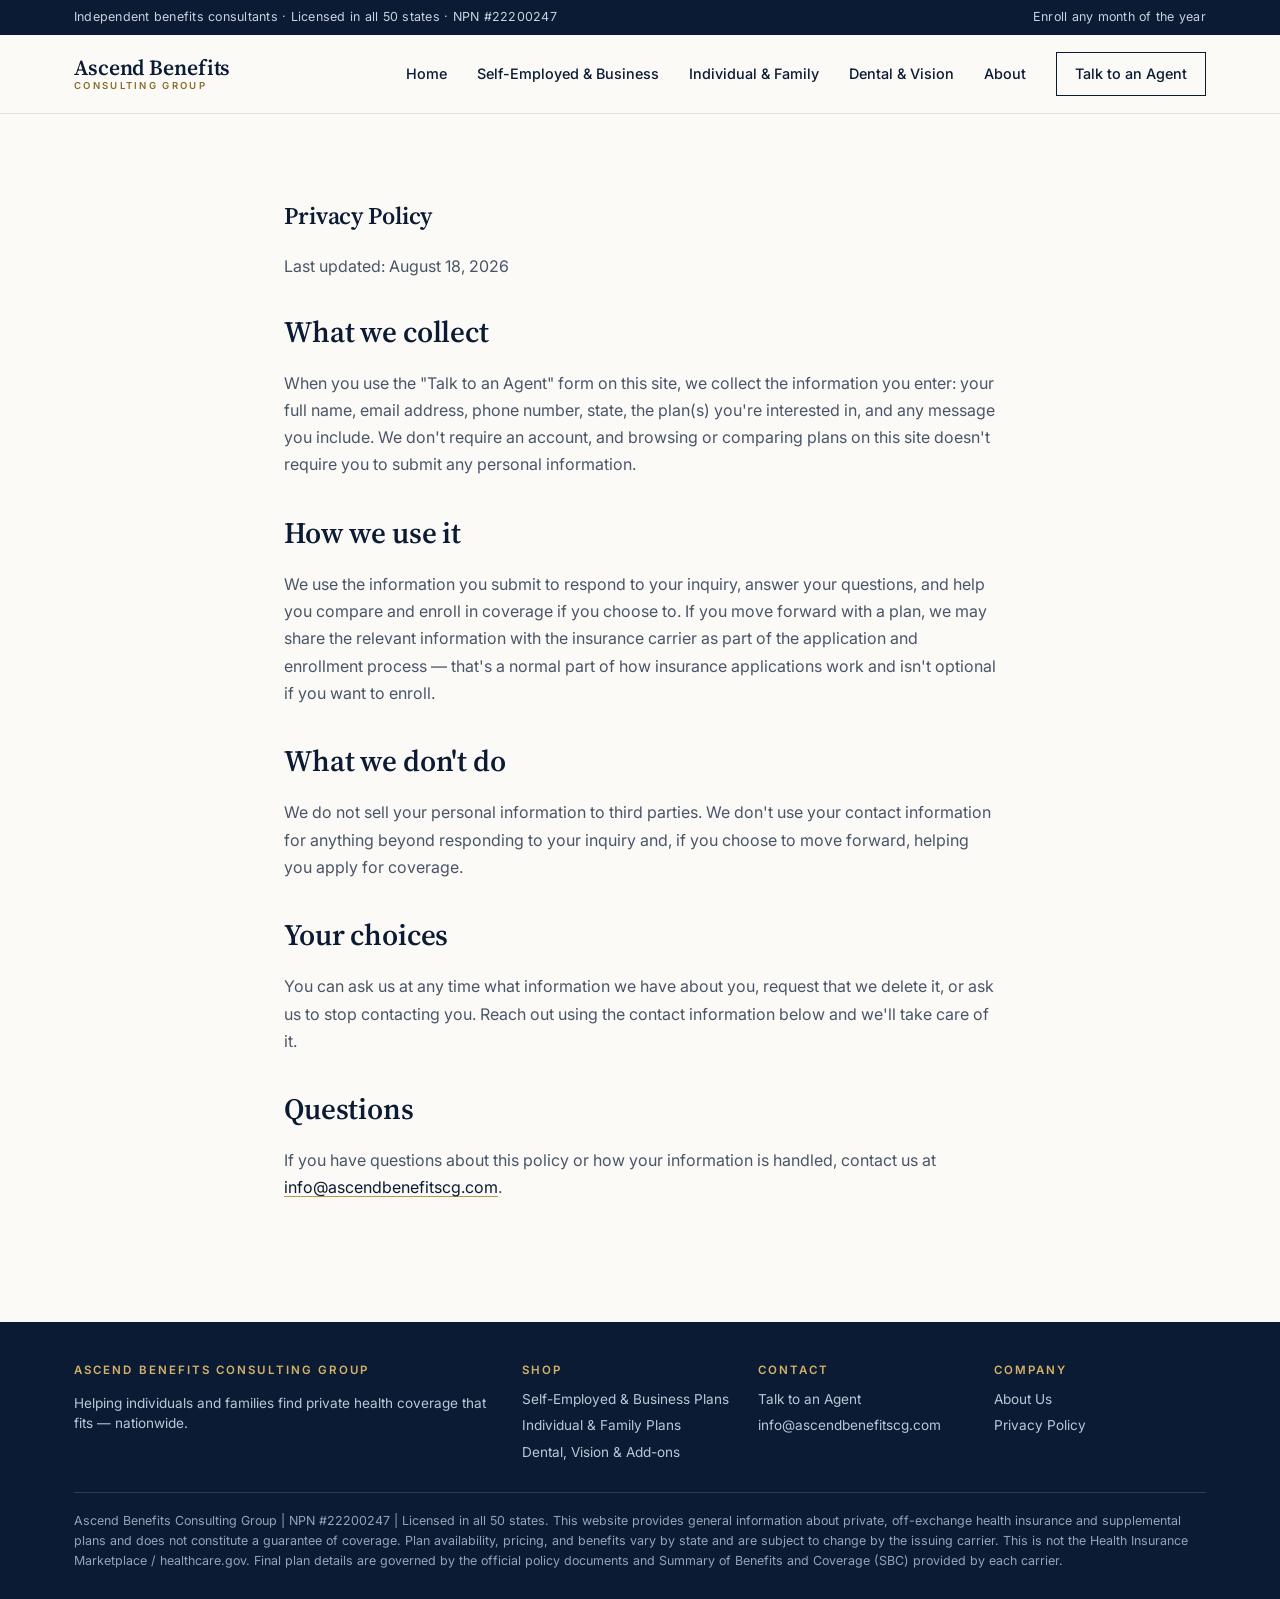
<file: privacy.html>
<!DOCTYPE html>
<html lang="en">
<head>
<!-- Meta Pixel Code -->
<script>
!function(f,b,e,v,n,t,s)
{if(f.fbq)return;n=f.fbq=function(){n.callMethod?
n.callMethod.apply(n,arguments):n.queue.push(arguments)};
if(!f._fbq)f._fbq=n;n.push=n;n.loaded=!0;n.version='2.0';
n.queue=[];t=b.createElement(e);t.async=!0;
t.src=v;s=b.getElementsByTagName(e)[0];
s.parentNode.insertBefore(t,s)}(window, document,'script',
'https://connect.facebook.net/en_US/fbevents.js');
fbq('init', '854676951004368');
fbq('track', 'PageView');
</script>
<noscript><img height="1" width="1" style="display:none"
src="https://www.facebook.com/tr?id=854676951004368&ev=PageView&noscript=1"
/></noscript>
<!-- End Meta Pixel Code -->
<meta charset="UTF-8">
<meta name="viewport" content="width=device-width, initial-scale=1.0">
<title>Privacy Policy | Ascend Benefits Consulting Group</title>
<meta name="description" content="How Ascend Benefits Consulting Group collects, uses, and protects the information you share with us.">
<link rel="icon" type="image/svg+xml" href="assets/img/favicon.svg">
<meta name="robots" content="noindex">
<link rel="preconnect" href="https://fonts.googleapis.com">
<link rel="preconnect" href="https://fonts.gstatic.com" crossorigin>
<link href="https://fonts.googleapis.com/css2?family=Source+Serif+4:opsz,wght@8..60,500;8..60,600&family=Inter:wght@400;500;600;700&display=swap" rel="stylesheet">
<link rel="stylesheet" href="assets/css/style.css?v=2026111803">
<link rel="stylesheet" href="assets/css/theme.css?v=2026111803">
</head>
<body>

<div class="util-bar">
  <div class="container">
    <span>Independent benefits consultants · Licensed in all 50 states · NPN #22200247</span>
    <span>Enroll any month of the year</span>
  </div>
</div>
<header class="site-header">
  <div class="container">
    <a href="index.html" class="brand">Ascend Benefits <small>CONSULTING GROUP</small></a>
    <input type="checkbox" id="nav-toggle" class="nav-toggle-checkbox">
    <label for="nav-toggle" class="nav-toggle-btn" aria-label="Menu">&#9776;</label>
    <nav>
      <a href="index.html">Home</a>
      <a href="plans.html?path=business">Self-Employed &amp; Business</a>
      <a href="plans.html?path=individual">Individual &amp; Family</a>
      <a href="plans.html?path=all&amp;tab=addons">Dental &amp; Vision</a>
      <a href="about.html">About</a>
      <a href="index.html#contact" class="btn-header-cta">Talk to an Agent</a>
    </nav>
  </div>
</header>

<section class="section">
  <div class="container" style="max-width:760px;">
    <h1 style="color:var(--navy);">Privacy Policy</h1>
    <p style="color:var(--text-muted);">Last updated: August 18, 2026</p>

    <h2 style="margin-top:32px;">What we collect</h2>
    <p style="color:var(--text-muted);line-height:1.7;">When you use the "Talk to an Agent" form on this site, we collect the information you enter: your full name, email address, phone number, state, the plan(s) you're interested in, and any message you include. We don't require an account, and browsing or comparing plans on this site doesn't require you to submit any personal information.</p>

    <h2 style="margin-top:32px;">How we use it</h2>
    <p style="color:var(--text-muted);line-height:1.7;">We use the information you submit to respond to your inquiry, answer your questions, and help you compare and enroll in coverage if you choose to. If you move forward with a plan, we may share the relevant information with the insurance carrier as part of the application and enrollment process — that's a normal part of how insurance applications work and isn't optional if you want to enroll.</p>

    <h2 style="margin-top:32px;">What we don't do</h2>
    <p style="color:var(--text-muted);line-height:1.7;">We do not sell your personal information to third parties. We don't use your contact information for anything beyond responding to your inquiry and, if you choose to move forward, helping you apply for coverage.</p>

    <h2 style="margin-top:32px;">Your choices</h2>
    <p style="color:var(--text-muted);line-height:1.7;">You can ask us at any time what information we have about you, request that we delete it, or ask us to stop contacting you. Reach out using the contact information below and we'll take care of it.</p>

    <h2 style="margin-top:32px;">Questions</h2>
    <p style="color:var(--text-muted);line-height:1.7;">If you have questions about this policy or how your information is handled, contact us at <a href="mailto:info@ascendbenefitscg.com">info@ascendbenefitscg.com</a>.</p>
  </div>
</section>

<footer class="site-footer">
  <div class="container">
    <div class="footer-grid">
      <div>
        <h4>Ascend Benefits Consulting Group</h4>
        <p>Helping individuals and families find private health coverage that fits — nationwide.</p>
      </div>
      <div>
        <h4>Shop</h4>
        <a href="plans.html?path=business">Self-Employed &amp; Business Plans</a>
        <a href="plans.html?path=individual">Individual &amp; Family Plans</a>
        <a href="plans.html?path=all&amp;tab=addons">Dental, Vision &amp; Add-ons</a>
      </div>
      <div>
        <h4>Contact</h4>
        <a href="index.html#contact">Talk to an Agent</a>
        <a href="mailto:info@ascendbenefitscg.com">info@ascendbenefitscg.com</a>
      </div>
      <div>
        <h4>Company</h4>
        <a href="about.html">About Us</a>
        <a href="privacy.html">Privacy Policy</a>
      </div>
    </div>
    <div class="footer-disclosure">
      Ascend Benefits Consulting Group | NPN #22200247 | Licensed in all 50 states.
      This website provides general information about private, off-exchange health insurance and supplemental plans and does not constitute a guarantee of coverage. Plan availability, pricing, and benefits vary by state and are subject to change by the issuing carrier. This is not the Health Insurance Marketplace / healthcare.gov. Final plan details are governed by the official policy documents and Summary of Benefits and Coverage (SBC) provided by each carrier.
    </div>
  </div>
</footer>

<script src="assets/js/agent-links.js?v=2026111803"></script>
</body>
</html>
</file>
<file: assets/css/style.css>
:root {
  --navy: #0d1f3c;
  --navy-light: #1a3560;
  --gold: #c9a84c;
  --gold-dark: #b3923a;
  --bg: #f6f8fa;
  --card-bg: #ffffff;
  --border: #e1e6ea;
  --text: #1c2733;
  --text-muted: #5b6b7a;
  --radius: 8px;
  --shadow: 0 2px 8px rgba(13, 31, 60, 0.08);
  --shadow-hover: 0 6px 20px rgba(13, 31, 60, 0.14);
}

* { box-sizing: border-box; }

body {
  margin: 0;
  font-family: "DM Sans", system-ui, -apple-system, Roboto, Helvetica, Arial, sans-serif;
  background: var(--bg);
  color: var(--text);
  line-height: 1.5;
}

h1, h2, h3, h4, .brand, .plan-card h4, .modal h3, .category-card h3 {
  font-family: "Playfair Display", Georgia, serif;
}

a { color: var(--navy); }

.container {
  max-width: 1180px;
  margin: 0 auto;
  padding: 0 24px;
}

/* Header */
.site-header {
  background: var(--navy);
  color: #fff;
  position: sticky;
  top: 0;
  z-index: 50;
  box-shadow: 0 2px 6px rgba(0,0,0,0.15);
}
.site-header .container {
  display: flex;
  align-items: center;
  justify-content: space-between;
  height: 68px;
  position: relative;
}
.nav-toggle-checkbox { display: none; }
.nav-toggle-btn {
  display: none;
  cursor: pointer;
  background: none;
  border: none;
  color: #fff;
  font-size: 1.6rem;
  line-height: 1;
  padding: 4px;
}
.brand {
  display: flex;
  align-items: baseline;
  gap: 8px;
  color: #fff;
  text-decoration: none;
  font-weight: 700;
  font-size: 1.2rem;
}
.brand small {
  font-family: "DM Sans", system-ui, sans-serif;
  font-weight: 500;
  font-size: 0.68rem;
  color: var(--gold);
  letter-spacing: 0.06em;
}
.site-header nav {
  display: flex;
  align-items: center;
  gap: 28px;
}
.site-header nav a {
  color: #dce6ef;
  text-decoration: none;
  font-size: 0.95rem;
  font-weight: 500;
}
.site-header nav a:hover,
.site-header nav a.active { color: #fff; }

@media (max-width: 860px) {
  .nav-toggle-btn { display: block; }
  .site-header nav {
    display: none;
    flex-direction: column;
    align-items: flex-start;
    gap: 16px;
    position: absolute;
    top: 68px;
    left: 0;
    right: 0;
    background: var(--navy);
    padding: 18px 24px 24px;
    box-shadow: 0 10px 20px rgba(0,0,0,0.25);
  }
  .nav-toggle-checkbox:checked ~ nav {
    display: flex;
  }
  .btn-header-cta { align-self: flex-start; }
}
.btn-header-cta {
  background: var(--gold);
  color: var(--navy) !important;
  padding: 9px 18px;
  border-radius: 4px;
  font-weight: 700;
}
.btn-header-cta:hover { background: var(--gold-dark); }

/* Hero */
.hero {
  background: linear-gradient(135deg, var(--navy) 0%, var(--navy-light) 100%);
  color: #fff;
  padding: 64px 0 72px;
  text-align: center;
}
.hero h1 {
  font-size: 2.5rem;
  margin: 0 0 14px;
  font-weight: 800;
}
.hero p {
  font-family: "DM Sans", system-ui, sans-serif;
  font-size: 1.1rem;
  color: #cfdce7;
  max-width: 640px;
  margin: 0 auto 28px;
}
.hero-actions {
  display: flex;
  gap: 14px;
  justify-content: center;
  flex-wrap: wrap;
}

.btn {
  display: inline-block;
  padding: 13px 26px;
  border-radius: 4px;
  font-weight: 700;
  text-decoration: none;
  font-size: 1rem;
  cursor: pointer;
  border: none;
  font-family: "DM Sans", system-ui, sans-serif;
}
.btn-primary { background: var(--gold); color: var(--navy); }
.btn-primary:hover { background: var(--gold-dark); }
.btn-secondary { background: rgba(255,255,255,0.08); color: #fff; border: 2px solid rgba(255,255,255,0.5); }
.btn-secondary:hover { background: rgba(255,255,255,0.18); }

/* Trust bar */
.trust-bar {
  background: #fff;
  border-bottom: 1px solid var(--border);
  padding: 16px 0;
}
.trust-bar .container {
  display: flex;
  gap: 32px;
  justify-content: center;
  flex-wrap: wrap;
  font-size: 0.9rem;
  color: var(--text-muted);
  font-weight: 600;
}
.trust-bar span { display: flex; align-items: center; gap: 6px; }

/* Section headings */
.section { padding: 56px 0; }
.section h2 {
  font-size: 1.8rem;
  margin: 0 0 8px;
  color: var(--navy);
}
.section .lead { color: var(--text-muted); margin: 0 0 32px; max-width: 620px; }

/* Category cards on homepage */
.category-grid {
  display: grid;
  grid-template-columns: repeat(auto-fit, minmax(280px, 1fr));
  gap: 24px;
}
.category-card {
  background: var(--card-bg);
  border: 1px solid var(--border);
  border-radius: var(--radius);
  padding: 28px;
  box-shadow: var(--shadow);
  transition: box-shadow 0.15s, transform 0.15s;
}
.category-card:hover { box-shadow: var(--shadow-hover); transform: translateY(-2px); }
.category-card h3 { margin: 0 0 8px; color: var(--navy); }
.category-card p { color: var(--text-muted); margin: 0 0 18px; }

/* Plans layout — grouped by company */
.program-section { margin-bottom: 56px; }
.program-section:last-child { margin-bottom: 0; }
.program-header {
  border-bottom: 2px solid var(--gold);
  padding-bottom: 10px;
  margin-bottom: 22px;
}
.program-header h2 {
  margin: 0;
  font-size: 1.6rem;
  color: var(--navy);
}
.program-header p { margin: 4px 0 0; color: var(--text-muted); font-size: 0.92rem; }
.program-header-note {
  font-size: 0.85rem;
  font-weight: 400;
  color: var(--text-muted);
  font-family: "DM Sans", system-ui, sans-serif;
}

.program-subheader {
  margin: 34px 0 18px;
  padding-top: 4px;
}
.program-subheader h3 {
  margin: 0 0 4px;
  font-size: 1.1rem;
  color: var(--navy);
  font-family: "Playfair Display", Georgia, serif;
}
.program-subheader p { margin: 0; color: var(--text-muted); font-size: 0.85rem; }

.disclaimer-banner {
  background: #f2f4f7;
  border-bottom: 1px solid var(--border);
  color: var(--text-muted);
  text-align: center;
  font-size: 0.8rem;
  line-height: 1.5;
  padding: 10px 20px;
}

.provider-search-heading {
  margin: 34px 0 14px;
}
.provider-search-heading h3 {
  margin: 0 0 4px;
  font-size: 1.05rem;
  color: var(--navy);
  font-family: "Playfair Display", Georgia, serif;
}
.provider-search-heading p { margin: 0; color: var(--text-muted); font-size: 0.85rem; }

.provider-search-wrap {
  display: grid;
  grid-template-columns: repeat(auto-fit, minmax(280px, 1fr));
  gap: 16px;
}
.provider-search-box {
  background: #ffffff;
  border: 1px solid var(--border);
  border-radius: var(--radius);
  box-shadow: var(--shadow);
  padding: 18px 20px;
}
.provider-search-box h4 { margin: 0 0 4px; color: var(--navy); font-size: 0.98rem; }
.provider-search-box .provider-note { margin: 0 0 8px; color: var(--text-muted); font-size: 0.8rem; font-style: italic; }
.provider-search-box ol { margin: 0 0 10px; padding-left: 20px; font-size: 0.85rem; color: var(--text-muted); }
.provider-search-box ol li { margin-bottom: 4px; overflow-wrap: anywhere; }
.provider-search-box a { font-size: 0.85rem; word-break: break-all; }

.enrollment-note {
  display: inline-flex;
  align-items: center;
  gap: 7px;
  background: #fff6e0;
  border: 1px solid var(--gold);
  color: var(--navy);
  font-size: 0.85rem;
  font-weight: 600;
  line-height: 1.4;
  padding: 8px 16px;
  border-radius: 20px;
  margin: 0 0 22px;
}
.hero .enrollment-note {
  background: rgba(255, 255, 255, 0.12);
  border-color: var(--gold);
  color: #fff;
  margin: 4px 0 0;
}
.enrollment-note-wrap {
  display: flex;
  justify-content: center;
  margin-top: 18px;
}
#page-title + .enrollment-note { margin-top: 4px; }

.bundle-note {
  display: inline-block;
  background: #fff6e0;
  border: 1px solid var(--gold);
  color: var(--navy);
  font-size: 0.78rem;
  font-weight: 600;
  padding: 3px 10px;
  border-radius: 20px;
  margin-top: 6px;
}

#results-count { font-size: 0.9rem; color: var(--text-muted); margin-bottom: 16px; }

.plan-grid {
  display: grid;
  grid-template-columns: repeat(auto-fill, minmax(300px, 1fr));
  gap: 20px;
}

.plan-card {
  background: var(--card-bg);
  border: 1px solid var(--border);
  border-radius: var(--radius);
  overflow: hidden;
  box-shadow: var(--shadow);
  display: flex;
  flex-direction: column;
  cursor: pointer;
  transition: box-shadow 0.15s, transform 0.15s;
}
.plan-card:hover { box-shadow: var(--shadow-hover); transform: translateY(-2px); }
.plan-card-image {
  width: 100%;
  aspect-ratio: 4 / 3;
  overflow: hidden;
  background: var(--off-white, #f0ede4);
  border-bottom: 1px solid var(--border);
}
.plan-card-image img {
  width: 100%;
  height: 100%;
  object-fit: cover;
  object-position: top center;
  display: block;
}
.plan-card-body { padding: 22px; display: flex; flex-direction: column; flex-grow: 1; }
.plan-card .badge {
  align-self: flex-start;
  background: #f5eed9;
  color: var(--navy);
  font-size: 0.72rem;
  font-weight: 700;
  text-transform: uppercase;
  letter-spacing: 0.03em;
  padding: 4px 10px;
  border-radius: 20px;
  margin-bottom: 10px;
}
.plan-card .carrier { font-size: 0.82rem; color: var(--text-muted); margin: 0 0 2px; }
.plan-card h4 { margin: 0 0 10px; font-size: 1.15rem; color: var(--navy); }
.plan-card .price { font-size: 1.6rem; font-weight: 800; color: var(--navy); margin: 6px 0 2px; font-family: "Playfair Display", Georgia, serif; }
.plan-card .price span { font-size: 0.85rem; font-weight: 500; color: var(--text-muted); font-family: "DM Sans", system-ui, sans-serif; }
.plan-card ul {
  margin: 10px 0 16px;
  padding-left: 18px;
  color: var(--text-muted);
  font-size: 0.88rem;
  flex-grow: 1;
}
.plan-card ul li { margin-bottom: 4px; }
.plan-card .card-actions {
  display: flex;
  gap: 8px;
  flex-wrap: wrap;
}
.plan-card .card-actions a,
.plan-card .card-actions button {
  font-size: 0.82rem;
  padding: 8px 12px;
  border-radius: 4px;
  text-decoration: none;
  border: 1px solid var(--border);
  background: #fff;
  color: var(--text);
  cursor: pointer;
  font-family: inherit;
}
.plan-card .card-actions .cta {
  background: var(--gold);
  color: var(--navy);
  border-color: var(--gold);
  font-weight: 700;
}

.no-results {
  text-align: center;
  padding: 60px 20px;
  color: var(--text-muted);
}

/* Modal */
.modal-overlay {
  display: none;
  position: fixed;
  inset: 0;
  background: rgba(13, 31, 60, 0.55);
  z-index: 100;
  align-items: flex-start;
  justify-content: center;
  padding: 40px 16px;
  overflow-y: auto;
}
.modal-overlay.open { display: flex; }
.modal {
  background: #fff;
  border-radius: var(--radius);
  max-width: 560px;
  width: 100%;
  padding: 32px;
  position: relative;
}
.modal-close {
  position: absolute;
  top: 16px;
  right: 16px;
  background: none;
  border: none;
  font-size: 1.4rem;
  cursor: pointer;
  color: var(--text-muted);
}
.modal h3 { margin: 0 0 4px; color: var(--navy); }
.modal .carrier { color: var(--text-muted); margin: 0 0 18px; }
.modal .price-row { display: flex; gap: 18px 24px; margin-bottom: 18px; flex-wrap: wrap; }
.modal .price-row div strong { display: block; font-size: 1.3rem; color: var(--navy); font-family: "Playfair Display", Georgia, serif; }
.modal .price-row div span { font-size: 0.8rem; color: var(--text-muted); }
.modal ul { padding-left: 18px; color: var(--text); }
.modal .doc-links { display: flex; gap: 10px; margin: 18px 0; flex-wrap: wrap; }
.modal .doc-links a {
  border: 1px solid var(--border);
  padding: 9px 14px;
  border-radius: 4px;
  text-decoration: none;
  color: var(--navy);
  font-size: 0.88rem;
  font-weight: 600;
}
.modal .doc-links a:hover { background: var(--bg); }

.rate-table-wrap {
  overflow-x: auto;
  margin: 0 0 16px;
  border: 1px solid var(--border);
  border-radius: 8px;
}
.rate-table {
  width: 100%;
  border-collapse: collapse;
  font-size: 0.82rem;
  white-space: nowrap;
}
.rate-table th,
.rate-table td {
  padding: 8px 10px;
  text-align: right;
  border-bottom: 1px solid var(--border);
}
.rate-table th:first-child,
.rate-table td:first-child {
  text-align: left;
  font-weight: 600;
  color: var(--navy);
}
.rate-table thead th {
  background: var(--bg);
  color: var(--text-muted);
  font-weight: 700;
}
.rate-table tbody tr:last-child td { border-bottom: none; }

/* Contact form */
.contact-form { display: flex; flex-direction: column; gap: 14px; margin-top: 18px; }
.contact-form label { font-size: 0.85rem; font-weight: 600; }
.contact-form input,
.contact-form select,
.contact-form textarea {
  width: 100%;
  padding: 10px 12px;
  border: 1px solid var(--border);
  border-radius: 4px;
  font-size: 0.92rem;
  font-family: inherit;
}
.contact-form textarea { resize: vertical; min-height: 80px; }

/* Footer */
.site-footer {
  background: var(--navy);
  color: #b9c8d6;
  padding: 40px 0 28px;
  margin-top: 40px;
  font-size: 0.85rem;
}
.site-footer .footer-grid {
  display: grid;
  grid-template-columns: 2fr 1fr 1fr 1fr;
  gap: 24px;
  margin-bottom: 24px;
}
@media (max-width: 700px) {
  .site-footer .footer-grid { grid-template-columns: 1fr; }
}
.site-footer h4 { color: var(--gold); margin: 0 0 10px; font-size: 0.9rem; font-family: "DM Sans", system-ui, sans-serif; }
.site-footer a { color: #b9c8d6; text-decoration: none; display: block; margin-bottom: 6px; }
.site-footer a:hover { color: #fff; }
.footer-disclosure {
  border-top: 1px solid rgba(255,255,255,0.15);
  padding-top: 18px;
  font-size: 0.78rem;
  color: #93a5b5;
  line-height: 1.6;
}

.placeholder-banner {
  background: #fff4e0;
  border-bottom: 1px solid #f0d9a8;
  color: #7a5a13;
  text-align: center;
  font-size: 0.82rem;
  padding: 8px 16px;
}

/* =====================================================================
   Browse page — mobile-first rebuild (Nov 2026)
   ===================================================================== */
.sr-only { position: absolute; width: 1px; height: 1px; overflow: hidden; clip: rect(0 0 0 0); }
.btn-block { display: block; width: 100%; text-align: center; }
.btn-outline { background: #fff; color: var(--navy); border: 2px solid var(--navy); padding: 11px 20px; }
.btn-outline:hover { background: var(--bg); }
.link-btn { background: none; border: none; padding: 0; color: var(--navy); font: inherit; font-weight: 700; text-decoration: underline; cursor: pointer; }
.fine { font-size: 0.82rem; color: var(--text-muted); }

/* Collapsed disclaimer */
details.disclaimer-banner { text-align: left; padding: 0; }
details.disclaimer-banner summary { cursor: pointer; list-style: none; padding: 8px 20px; text-align: center; font-weight: 600; }
details.disclaimer-banner summary::-webkit-details-marker { display: none; }
details.disclaimer-banner p { max-width: 900px; margin: 0 auto 10px; padding: 0 20px; }

.plans-section { padding-top: 28px; }
.plans-section .lead { margin-bottom: 18px; }

/* Path picker */
.path-picker { display: grid; grid-template-columns: 1fr 1fr; gap: 14px; margin-bottom: 12px; }
.path-btn {
  display: flex; align-items: center; gap: 14px; text-align: left;
  background: #fff; border: 2px solid var(--border); border-radius: 12px;
  padding: 18px 20px; cursor: pointer; font: inherit; color: var(--text);
  box-shadow: var(--shadow); transition: border-color .15s, box-shadow .15s;
}
.path-btn:hover { border-color: var(--gold); }
.path-btn.selected { border-color: var(--gold); background: #fff9ea; box-shadow: 0 0 0 3px rgba(201,168,76,.25); }
.path-btn b { display: block; color: var(--navy); font-size: 1.05rem; }
.path-btn small { display: block; color: var(--text-muted); font-size: 0.85rem; margin-top: 2px; }
.path-icon { font-size: 1.8rem; line-height: 1; }
.path-picker.compact .path-btn { padding: 10px 14px; box-shadow: none; }
.path-picker.compact .path-btn small, .path-picker.compact .path-icon { display: none; }
.path-picker.compact .path-btn b { font-size: 0.92rem; }
.quiz-launch {
  display: block; width: 100%; background: var(--navy); color: #fff; border: none; border-radius: 10px;
  padding: 14px 16px; font: inherit; font-size: 0.95rem; cursor: pointer; margin-bottom: 14px;
}
.quiz-launch b { color: var(--gold); }
.plans-section .enrollment-note { margin-bottom: 18px; }

/* Business intro + cross link */
.business-intro { background: #fff; border: 1px solid var(--border); border-radius: 10px; margin-bottom: 12px; }
.business-intro summary { cursor: pointer; padding: 12px 16px; font-weight: 700; color: var(--navy); list-style: none; }
.business-intro summary::-webkit-details-marker { display: none; }
.bi-grid { display: grid; grid-template-columns: repeat(3, 1fr); gap: 14px; padding: 0 16px 16px; }
.bi-grid b { color: var(--navy); }
.bi-grid p { margin: 4px 0 0; font-size: 0.86rem; color: var(--text-muted); }
.cross-link { font-size: 0.88rem; color: var(--text-muted); margin: 0 0 12px; }

/* Toolbar (sticks under the header) */
.toolbar {
  position: sticky; top: 68px; z-index: 30;
  background: var(--bg); padding: 10px 0 8px; margin-bottom: 8px;
  border-bottom: 1px solid var(--border);
}
.tabs { display: grid; grid-template-columns: 1fr 1fr; background: #e8edf2; border-radius: 10px; padding: 4px; gap: 4px; }
.tab-btn { border: none; background: none; padding: 8px 6px; border-radius: 8px; font: inherit; font-weight: 700; font-size: 0.9rem; color: var(--text-muted); cursor: pointer; }
.tab-btn.active { background: #fff; color: var(--navy); box-shadow: var(--shadow); }
.chips { flex: 1 1 auto; min-width: 0; display: flex; gap: 8px; overflow-x: auto; padding: 2px 0; scrollbar-width: none; -webkit-overflow-scrolling: touch; }
.chips::-webkit-scrollbar { display: none; }
.chip { flex: 0 0 auto; border: 1px solid var(--border); background: #fff; color: var(--navy); border-radius: 20px; padding: 7px 14px; font: inherit; font-size: 0.86rem; font-weight: 600; cursor: pointer; white-space: nowrap; }
.chip.active { background: var(--navy); color: #fff; border-color: var(--navy); }
.toolbar-row { display: flex; align-items: center; gap: 8px; margin-top: 8px; }
.toolbar-row .tool-btn { flex: 0 0 auto; }
.results-count { font-size: 0.85rem; color: var(--text-muted); font-weight: 600; margin: 4px 0 10px; }
.tool-btn { border: 1px solid var(--border); background: #fff; border-radius: 8px; padding: 7px 10px; font: inherit; font-size: 0.85rem; color: var(--navy); font-weight: 600; cursor: pointer; }

.quiz-banner { background: #fff6e0; border: 1px solid var(--gold); border-radius: 10px; padding: 10px 14px; font-size: 0.88rem; color: var(--navy); margin: 8px 0 14px; display: flex; flex-wrap: wrap; gap: 6px; justify-content: space-between; }
.quiz-banner[hidden] { display: none; }

/* Need-based groups (accordions) */
.plan-group { background: #fff; border: 1px solid var(--border); border-radius: 12px; margin-bottom: 12px; box-shadow: var(--shadow); }
.plan-group summary { display: flex; align-items: center; flex-wrap: wrap; gap: 2px 10px; padding: 14px 16px; cursor: pointer; list-style: none; }
.plan-group summary::-webkit-details-marker { display: none; }
.pg-title { font-family: "Playfair Display", Georgia, serif; font-weight: 700; color: var(--navy); font-size: 1.12rem; }
.pg-meta { font-size: 0.84rem; color: var(--text-muted); flex: 1 1 auto; }
.pg-chevron { font-size: 1.5rem; color: var(--gold-dark); transition: transform .2s; line-height: 1; }
.plan-group[open] .pg-chevron { transform: rotate(90deg); }
.pg-desc { margin: -4px 16px 12px; font-size: 0.86rem; color: var(--text-muted); }
.pg-desc-flat { margin: 4px 0 12px; }
.plan-group .plan-list { padding: 0 12px 12px; }
.addon-note { font-size: 0.86rem; color: var(--text-muted); margin: 4px 0 12px; }

/* Compact plan cards */
.plan-list { display: grid; grid-template-columns: repeat(auto-fill, minmax(330px, 1fr)); gap: 12px; }
.pc {
  background: #fff; border: 1px solid var(--border); border-radius: 10px; padding: 14px 16px;
  cursor: pointer; transition: box-shadow .15s, border-color .15s; display: flex; flex-direction: column; gap: 8px;
}
.pc:hover, .pc:focus { border-color: var(--gold); box-shadow: var(--shadow-hover); outline: none; }
.pc-top { display: flex; justify-content: space-between; gap: 12px; align-items: flex-start; }
.pc-type { display: inline-block; font-size: 0.7rem; font-weight: 700; text-transform: uppercase; letter-spacing: .04em; color: var(--gold-dark); }
.pc h4 { margin: 2px 0 0; font-size: 1.08rem; color: var(--navy); line-height: 1.25; }
.pc-carrier { margin: 2px 0 0; font-size: 0.8rem; color: var(--text-muted); }
.pc-price { text-align: right; font-family: "Playfair Display", Georgia, serif; font-weight: 800; font-size: 1.35rem; color: var(--navy); white-space: nowrap; line-height: 1.1; }
.pc-price span { display: block; font-family: "DM Sans", system-ui, sans-serif; font-size: 0.72rem; font-weight: 500; color: var(--text-muted); }
.pc-price-call { font-size: 0.85rem; font-family: "DM Sans", system-ui, sans-serif; font-weight: 700; white-space: normal; max-width: 120px; }
.pc-facts { display: flex; flex-wrap: wrap; gap: 4px 14px; font-size: 0.82rem; color: var(--text-muted); }
.pc-facts b { color: var(--navy); }
.pc-badges { display: flex; flex-wrap: wrap; gap: 6px; }
.pc-badge { font-size: 0.7rem; font-weight: 700; padding: 2px 8px; border-radius: 20px; }
.pc-badge-warn { background: #fff6e0; color: #7a5a13; border: 1px solid #ecd391; }
.pc-badge-good { background: #e6f4ea; color: #1e6b34; border: 1px solid #b9dfc4; }
.pc-lines { margin: 0; padding-left: 16px; font-size: 0.83rem; color: var(--text-muted); }
.pc-lines li { margin-bottom: 2px; }
.pc-foot { margin-top: auto; }
.pc-more { font-size: 0.85rem; font-weight: 700; color: var(--navy); }

/* Doctor CTA */
.doctor-cta { display: flex; align-items: center; justify-content: space-between; gap: 14px; background: #fff; border: 1px solid var(--border); border-radius: 12px; padding: 16px 18px; margin-top: 22px; }
.doctor-cta b { display: block; color: var(--navy); }
.doctor-cta span { font-size: 0.86rem; color: var(--text-muted); }

/* Sheets / modals */
body.sheet-open { overflow: hidden; }
.modal { max-height: calc(100vh - 80px); overflow-y: auto; }
.modal h3 { padding-right: 32px; }
.modal-block { margin: 18px 0; }
.modal-block > h4 { margin: 0 0 8px; color: var(--navy); font-size: 1rem; }
.modal .pc-badges { margin: -8px 0 14px; }
.price-grid { display: flex; flex-wrap: wrap; gap: 10px 22px; }
.price-grid strong { display: block; font-size: 1.2rem; color: var(--navy); font-family: "Playfair Display", Georgia, serif; }
.price-grid span { font-size: 0.78rem; color: var(--text-muted); }
.key-facts { background: var(--bg); border-radius: 10px; padding: 12px 14px; }
.modal-cta { margin-top: 18px; }
.provider-details summary { cursor: pointer; font-weight: 700; color: var(--navy); padding: 10px 0; border-top: 1px solid var(--border); list-style: none; }
.provider-details summary::-webkit-details-marker { display: none; }
.provider-details .provider-search-box { margin-bottom: 10px; box-shadow: none; }
.addon-rows { display: flex; flex-direction: column; gap: 6px; }
.addon-row { display: flex; justify-content: space-between; align-items: center; gap: 10px; text-align: left; border: 1px solid var(--border); background: #fff; border-radius: 8px; padding: 10px 12px; font: inherit; cursor: pointer; }
.addon-row:hover { border-color: var(--gold); }
.addon-row b { display: block; color: var(--navy); font-size: 0.9rem; }
.addon-row small { color: var(--text-muted); font-size: 0.76rem; }
.addon-price { font-weight: 700; color: var(--navy); white-space: nowrap; font-size: 0.9rem; }

/* AmeriBenefit tiers + association */
.tier-explain { background: #e6f4ea; border: 1px solid #b9dfc4; color: #1e4d2b; border-radius: 8px; padding: 10px 12px; font-size: 0.86rem; margin-bottom: 10px; }
.tier-tabs { display: grid; grid-template-columns: repeat(3, 1fr); gap: 6px; margin-bottom: 10px; }
.tier-tab { border: 1px solid var(--border); background: #fff; border-radius: 8px; padding: 8px 4px; font: inherit; cursor: pointer; text-align: center; }
.tier-tab b { display: block; color: var(--navy); font-size: 0.9rem; }
.tier-tab span { display: block; font-size: 0.7rem; color: var(--text-muted); }
.tier-tab.active { border-color: var(--gold); background: #fff9ea; box-shadow: 0 0 0 2px rgba(201,168,76,.3); }
.tier-tab:disabled { opacity: .45; cursor: not-allowed; }
.assoc-box { border: 2px solid var(--gold); border-radius: 12px; padding: 14px; background: #fffdf6; margin: 18px 0; }
.assoc-box h4 { margin: 0 0 4px; color: var(--navy); }
.assoc-box > p { font-size: 0.86rem; color: var(--text-muted); margin: 0 0 10px; }
.assoc-levels { display: grid; grid-template-columns: 1fr; gap: 8px; }
.assoc-level { background: #fff; border: 1px solid var(--border); border-radius: 8px; padding: 10px 12px; }
.assoc-level summary { display: flex; justify-content: space-between; align-items: baseline; cursor: pointer; list-style: none; }
.assoc-level summary::-webkit-details-marker { display: none; }
.assoc-level summary::after { content: 'What\2019s included \203A'; font-size: 0.75rem; color: var(--gold-dark); font-weight: 700; margin-left: 8px; }
.assoc-level[open] summary::after { content: ''; }
.assoc-name { font-weight: 700; color: var(--navy); }
.assoc-price { font-family: "Playfair Display", Georgia, serif; font-weight: 800; color: var(--navy); font-size: 1.15rem; }
.assoc-price span { font-size: 0.75rem; font-family: "DM Sans", system-ui, sans-serif; color: var(--text-muted); }
.assoc-level ul { margin: 6px 0 0; padding-left: 16px; font-size: 0.76rem; color: var(--text-muted); }
.assoc-pdf { display: inline-block; margin-top: 10px; font-size: 0.86rem; font-weight: 700; }

/* Filters + quiz */
.filter-field { margin: 14px 0; }
.filter-field label { display: block; font-weight: 700; font-size: 0.88rem; margin-bottom: 6px; color: var(--navy); }
.filter-field select { width: 100%; padding: 11px 12px; border: 1px solid var(--border); border-radius: 8px; font: inherit; }
.filter-actions { display: grid; grid-template-columns: 1fr 1fr; gap: 10px; margin-top: 20px; }
.quiz-progress { font-size: 0.8rem; font-weight: 700; color: var(--gold-dark); text-transform: uppercase; letter-spacing: .05em; }
.quiz-opts { display: flex; flex-direction: column; gap: 8px; margin: 14px 0; }
.quiz-opt { text-align: left; border: 2px solid var(--border); background: #fff; border-radius: 10px; padding: 14px 16px; font: inherit; font-weight: 600; color: var(--navy); cursor: pointer; }
.quiz-opt:hover { border-color: var(--gold); background: #fff9ea; }

/* Sticky bottom bar on phones */
.mobile-bar { display: none; }

@media (max-width: 760px) {
  .section h2 { font-size: 1.5rem; }
  .container { padding: 0 14px; }
  .path-picker { grid-template-columns: 1fr; gap: 10px; }
  .path-picker.compact { grid-template-columns: 1fr 1fr; }
  .path-picker.compact .path-btn { padding: 9px 10px; }
  .path-picker.compact .path-btn b { font-size: 0.82rem; }
  .bi-grid { grid-template-columns: 1fr; }
  .plan-list { grid-template-columns: 1fr; }
  .plan-group .plan-list { padding: 0 8px 8px; }
  .pc { padding: 12px 14px; gap: 6px; }
  .pc .pc-lines li + li { display: none; }
  .tab-btn { font-size: 0.86rem; }
  .chip { padding: 6px 12px; font-size: 0.82rem; }
  .doctor-cta { flex-direction: column; align-items: stretch; text-align: left; }
  .assoc-levels { grid-template-columns: 1fr; }
  .rate-table { font-size: 0.8rem; }
  .rate-table th, .rate-table td { padding: 7px 6px; }
  .toolbar { margin-left: -14px; margin-right: -14px; padding-left: 14px; padding-right: 14px; }

  /* Plan details become a bottom sheet */
  .modal-overlay { padding: 0; align-items: flex-end; }
  .modal { border-radius: 16px 16px 0 0; max-height: 92vh; padding: 22px 18px 28px; }

  .mobile-bar {
    display: grid; grid-template-columns: 1fr 1.3fr; gap: 8px;
    position: fixed; left: 0; right: 0; bottom: 0; z-index: 60;
    background: #fff; border-top: 1px solid var(--border); padding: 8px 12px calc(8px + env(safe-area-inset-bottom));
    box-shadow: 0 -4px 14px rgba(13,31,60,.1);
  }
  .mb-btn { border: 2px solid var(--navy); background: #fff; color: var(--navy); border-radius: 8px; padding: 11px 8px; font: inherit; font-weight: 700; font-size: 0.92rem; text-align: center; text-decoration: none; cursor: pointer; }
  .mb-primary { background: var(--gold); border-color: var(--gold); }
  body { padding-bottom: 72px; }
  body.sheet-open .mobile-bar { display: none; }
}
</file>
<file: assets/css/theme.css>
/* =====================================================================
   "Premium Advisory" theme — Nov 2026
   Loaded after style.css. Navy + restrained gold, refined serif headings,
   square corners, hairline rules instead of shadows and pills.
   ===================================================================== */
:root {
  --navy: #0B1B33;
  --navy-light: #13284A;
  --gold: #B8954A;
  --gold-dark: #8A6D2B;
  --gold-light: #D4B26A;
  --bg: #FBFAF7;
  --card-bg: #FFFFFF;
  --border: #E6E1D6;
  --text: #0B1B33;
  --text-muted: #4A5568;
  --radius: 2px;
  --shadow: none;
  --shadow-hover: 0 1px 0 var(--gold);
  --serif: "Source Serif 4", Georgia, "Times New Roman", serif;
  --sans: Inter, system-ui, -apple-system, "Segoe UI", Roboto, Helvetica, Arial, sans-serif;
}

body { font-family: var(--sans); background: var(--bg); color: var(--text); -webkit-font-smoothing: antialiased; }
h1, h2, h3, h4, .brand, .plan-card h4, .modal h3, .category-card h3 { font-family: var(--serif); font-weight: 600; letter-spacing: -0.005em; }
a { color: var(--navy); text-decoration-color: var(--gold); text-underline-offset: 3px; }
a:hover { color: var(--gold-dark); }

.eyebrow {
  display: flex; align-items: center; gap: 12px;
  font-size: 0.75rem; letter-spacing: 0.18em; text-transform: uppercase;
  color: var(--gold-dark); font-weight: 600; margin: 0 0 18px;
}
.eyebrow::before { content: ""; width: 32px; height: 1px; background: var(--gold); flex: none; }

/* ---------- Utility bar + header ---------- */
.util-bar { background: var(--navy); color: #C9D2DE; font-size: 0.78rem; letter-spacing: 0.02em; }
.util-bar .container { display: flex; justify-content: space-between; gap: 16px; padding-top: 8px; padding-bottom: 8px; }

.site-header { background: var(--bg); color: var(--navy); box-shadow: none; border-bottom: 1px solid var(--border); }
.site-header .container { height: 78px; }
.brand { flex-direction: column; align-items: flex-start; gap: 2px; color: var(--navy); font-size: 1.35rem; font-weight: 600; line-height: 1.1; }
.brand small {
  font-family: var(--sans); font-size: 0.6rem; font-weight: 600;
  letter-spacing: 0.24em; text-transform: uppercase; color: var(--gold-dark);
}
.site-header nav { gap: 30px; }
.site-header nav a { color: var(--navy); font-size: 0.9rem; font-weight: 500; }
.site-header nav a:hover, .site-header nav a.active { color: var(--gold-dark); }
.btn-header-cta {
  background: transparent; color: var(--navy) !important;
  border: 1px solid var(--navy); border-radius: 0; padding: 10px 18px; font-weight: 600;
}
.btn-header-cta:hover { background: var(--navy); color: #fff !important; }
.nav-toggle-btn { color: var(--navy); }

/* ---------- Buttons ---------- */
.btn { border-radius: 0; font-weight: 600; letter-spacing: 0.01em; box-shadow: none; }
.btn-primary { background: var(--navy); color: #fff; border: 1px solid var(--navy); }
.btn-primary:hover { background: var(--navy-light); color: #fff; }
.btn-secondary { background: transparent; color: var(--navy); border: 1px solid var(--navy); }
.btn-secondary:hover { background: var(--navy); color: #fff; }
.btn-outline { border: 1px solid var(--navy); border-radius: 0; }
.btn-link {
  display: inline-block; padding: 14px 2px; font-weight: 600; text-decoration: none;
  color: var(--navy); border-bottom: 1px solid var(--gold);
}
.btn-link:hover { color: var(--gold-dark); }

/* ---------- Homepage hero ---------- */
.hero.hero-advisory { background: var(--bg); color: var(--navy); text-align: left; padding: 72px 0 64px; }
.hero-grid { display: grid; grid-template-columns: minmax(0, 7fr) minmax(0, 5fr); gap: 56px; align-items: start; }
.hero.hero-advisory h1 { font-size: 3.1rem; line-height: 1.08; font-weight: 500; margin: 0 0 22px; color: var(--navy); }
.hero.hero-advisory p.hero-lead { font-family: var(--sans); font-size: 1.1rem; line-height: 1.65; color: var(--text-muted); max-width: 560px; margin: 0; }
.hero.hero-advisory .hero-actions { justify-content: flex-start; margin-top: 30px; gap: 22px; align-items: center; }
.hero.hero-advisory .eyebrow { color: var(--gold-dark); max-width: none; margin: 0 0 18px; font-size: 0.75rem; }
.hero.hero-advisory .why-panel .eyebrow { color: var(--gold-light); margin-bottom: 8px; }
.hero.hero-advisory .hero-note { margin: 26px 0 0; font-size: 0.88rem; color: var(--text-muted); max-width: 560px; }
.hero.hero-advisory .hero-actions { flex-wrap: wrap; }
.hero.hero-advisory .why-item p { margin: 4px 0 0; color: #B7C2D1; font-size: 0.9rem; max-width: none; }
.hero-note b { color: var(--navy); }
.why-panel { background: var(--navy); color: #fff; padding: 34px 34px 30px; }
.why-panel .eyebrow { color: var(--gold-light); margin-bottom: 8px; }
.why-panel .eyebrow::before { display: none; }
.why-item { display: flex; gap: 16px; border-top: 1px solid rgba(255,255,255,.14); padding: 18px 0 2px; margin-top: 16px; }
.why-num { font-family: var(--serif); font-size: 1.4rem; color: var(--gold-light); width: 30px; flex: none; line-height: 1.2; }
.why-item h3 { font-family: var(--sans); font-size: 1rem; font-weight: 600; margin: 0; color: #fff; letter-spacing: 0; }
.why-item p { margin: 4px 0 0; color: #B7C2D1; font-size: 0.9rem; line-height: 1.55; }

/* Inner-page hero (about, privacy) */
.hero:not(.hero-advisory) { background: var(--navy); }
.hero:not(.hero-advisory) h1 { font-weight: 500; }

/* Facts row (replaces the old check-mark trust bar) */
.trust-bar { background: transparent; border: none; padding: 0; }
.trust-bar .container {
  display: grid; grid-template-columns: repeat(4, minmax(0, 1fr)); gap: 24px;
  border-top: 1px solid var(--border); border-bottom: 1px solid var(--border);
  padding-top: 22px; padding-bottom: 22px; color: var(--text-muted); font-size: 0.88rem;
  max-width: 1132px;
}
.trust-bar span { display: block; }
.trust-bar b { display: block; font-family: var(--serif); font-size: 1.35rem; font-weight: 600; color: var(--navy); margin-bottom: 2px; }

/* ---------- Sections ---------- */
.section { padding: 64px 0; }
.section h2 { font-size: 1.85rem; font-weight: 600; color: var(--navy); }
.section .lead { color: var(--text-muted); }
.section-head { display: flex; justify-content: space-between; align-items: baseline; gap: 16px; border-bottom: 1px solid var(--border); padding-bottom: 12px; margin-bottom: 28px; }
.section-head h2 { margin: 0; }

.category-grid { gap: 32px; }
.category-card {
  background: transparent; border: none; border-top: 1px solid var(--navy);
  border-radius: 0; box-shadow: none; padding: 22px 0 0;
}
.category-card:hover { box-shadow: none; transform: none; }
.category-card h3 { font-size: 1.4rem; margin-bottom: 10px; }
.category-card .btn { margin-top: 4px; }
.path-cards .category-card { background: #fff; border: 1px solid var(--border); border-top: 2px solid var(--navy); padding: 28px; }
.step-num { display: block; font-family: var(--serif); font-size: 1.6rem; color: var(--gold-dark); margin-bottom: 6px; }

.enrollment-note {
  background: transparent; border: none; border-left: 2px solid var(--gold);
  border-radius: 0; padding: 4px 0 4px 14px; color: var(--navy); font-weight: 500;
}
#contact .lead { max-width: none; }

/* Forms */
.contact-form input, .contact-form textarea, .contact-form select, .filter-field select {
  border-radius: 0; border: 1px solid #CFC8B8; background: #fff; font-family: var(--sans);
}
.contact-form input:focus, .contact-form textarea:focus { outline: 2px solid var(--gold); outline-offset: 0; border-color: var(--navy); }

/* Footer */
.site-footer { background: var(--navy); }
.site-footer h4 { font-family: var(--sans); font-size: 0.72rem; letter-spacing: 0.18em; text-transform: uppercase; color: var(--gold-light); font-weight: 600; }

/* Disclaimer line */
details.disclaimer-banner { background: #F3F0E8; border-bottom: 1px solid var(--border); color: var(--text-muted); }
details.disclaimer-banner summary { font-weight: 500; font-size: 0.8rem; letter-spacing: 0.02em; }

/* ---------- Plans page ---------- */
.plans-section h2#page-title { font-size: 2.2rem; font-weight: 500; }
.path-btn {
  border: 1px solid var(--border); border-radius: 0; box-shadow: none; background: #fff;
  padding: 20px 22px;
}
.path-btn:hover { border-color: var(--navy); }
.path-btn.selected { border-color: var(--navy); background: #fff; box-shadow: inset 0 -2px 0 var(--gold); }
.path-btn b { font-family: var(--serif); font-weight: 600; font-size: 1.12rem; }
.path-icon { color: var(--gold-dark); display: flex; }
.path-icon svg { width: 28px; height: 28px; }
.quiz-launch {
  background: transparent; color: var(--navy); border: 1px solid var(--border); border-radius: 0;
  text-align: left; display: flex; justify-content: space-between; align-items: center;
}
.quiz-launch b { color: var(--navy); border-bottom: 1px solid var(--gold); }
.quiz-launch:hover { border-color: var(--navy); }
.business-intro { border-radius: 0; border-color: var(--border); }
.business-intro summary { font-family: var(--serif); font-weight: 600; }

.toolbar { background: var(--bg); border-bottom: 1px solid var(--border); }
.tabs { background: transparent; border-bottom: 1px solid var(--border); border-radius: 0; padding: 0; gap: 0; display: flex; }
.tab-btn { border-radius: 0; flex: 0 0 auto; padding: 10px 2px; margin-right: 26px; font-weight: 500; color: var(--text-muted); border-bottom: 2px solid transparent; margin-bottom: -1px; }
.tab-btn.active { background: transparent; box-shadow: none; color: var(--navy); font-weight: 600; border-bottom-color: var(--navy); }
.chip { border-radius: 0; border-color: var(--border); font-weight: 500; color: var(--navy); }
.chip.active { background: var(--navy); border-color: var(--navy); }
.tool-btn { border-radius: 0; display: inline-flex; align-items: center; gap: 6px; }
.tool-btn svg { width: 15px; height: 15px; }

.quiz-banner { border-radius: 0; background: #fff; border: 1px solid var(--border); border-left: 2px solid var(--gold); }

.plan-group { border-radius: 0; box-shadow: none; border: none; border-top: 1px solid var(--navy); background: transparent; margin-bottom: 8px; }
.plan-group summary { padding: 16px 0; }
.pg-title { font-family: var(--serif); font-weight: 600; font-size: 1.3rem; }
.pg-chevron { color: var(--gold-dark); }
.pg-desc { margin: -6px 0 14px; }
.plan-group .plan-list { padding: 0 0 18px; }

.pc { border-radius: 0; border-color: var(--border); box-shadow: none; padding: 18px 20px; }
.pc:hover, .pc:focus { border-color: var(--navy); box-shadow: inset 0 -2px 0 var(--gold); }
.pc-type { color: var(--gold-dark); letter-spacing: 0.12em; font-size: 0.68rem; }
.pc h4 { font-family: var(--serif); font-weight: 600; font-size: 1.15rem; }
.pc-price { font-family: var(--sans); font-weight: 600; font-size: 1.25rem; }
.pc-price span { font-family: var(--sans); }
.pc-badge { border-radius: 0; font-weight: 600; letter-spacing: 0.02em; padding: 2px 7px; }
.pc-badge-warn { background: #F6F1E4; color: #6B5320; border: 1px solid #E4D6B0; }
.pc-badge-good { background: #EEF3EE; color: #24543A; border: 1px solid #C9DCCD; }
.pc-more { color: var(--navy); border-bottom: 1px solid var(--gold); padding-bottom: 1px; }

.doctor-cta { border-radius: 0; border-color: var(--border); }
.doctor-cta b { font-family: var(--serif); font-size: 1.1rem; }

/* Sheets */
.modal { border-radius: 0; background: var(--bg); }
.modal h3 { font-weight: 600; }
.key-facts { background: #fff; border: 1px solid var(--border); border-radius: 0; }
.price-grid strong { font-family: var(--serif); }
.modal .doc-links a { border-radius: 0; border-color: var(--border); background: #fff; }
.modal .doc-links a::before {
  content: ""; display: inline-block; width: 10px; height: 12px; margin-right: 8px; vertical-align: -1px;
  border: 1.5px solid var(--gold-dark); border-radius: 1px;
}
.rate-table-wrap { border-radius: 0; }
.rate-table th { background: var(--navy); color: #fff; }
.addon-row { border-radius: 0; }
.tier-explain { border-radius: 0; background: #EEF3EE; }
.tier-tab { border-radius: 0; }
.tier-tab.active { border-color: var(--navy); background: #fff; box-shadow: inset 0 -2px 0 var(--gold); }
.assoc-box { border-radius: 0; border: 1px solid var(--border); border-top: 2px solid var(--gold); background: #fff; }
.assoc-level { border-radius: 0; }
.assoc-price { font-family: var(--serif); }
.quiz-opt { border-radius: 0; border: 1px solid var(--border); }
.quiz-opt:hover { border-color: var(--navy); background: #fff; box-shadow: inset 3px 0 0 var(--gold); }
.quiz-progress { color: var(--gold-dark); }
.modal-cta { background: var(--navy); color: #fff; border-color: var(--navy); }

/* Integrated gap explainer */
.gap-box { background: #fff; border: 1px solid var(--border); border-top: 2px solid var(--navy); padding: 14px 16px; }
.gap-box h4 { margin: 0 0 4px; }
.gap-cols { display: grid; grid-template-columns: repeat(2, minmax(0, 1fr)); gap: 12px; margin: 12px 0 8px; }
.gap-label { font-size: 0.72rem; letter-spacing: 0.16em; text-transform: uppercase; color: var(--gold-dark); font-weight: 600; margin-bottom: 6px; }
.gap-row { display: flex; justify-content: space-between; gap: 8px; font-size: 0.86rem; padding: 6px 0; border-bottom: 1px solid #EFEBE2; color: var(--text-muted); }
.gap-row b { color: var(--navy); font-weight: 600; white-space: nowrap; }
.gap-covered b { color: #24543A; }
.gap-you { border-bottom: none; color: var(--navy); font-weight: 600; }
.gap-you b { font-family: var(--serif); font-size: 1.1rem; }
.gap-notes { margin: 6px 0 0; padding-left: 18px; font-size: 0.82rem; color: var(--text-muted); }

/* ---------- Responsive ---------- */
@media (max-width: 860px) {
  .util-bar { display: none; }
  .site-header { background: var(--navy); border-bottom: none; }
  .site-header .container { height: 64px; }
  .brand { color: #fff; font-size: 1.15rem; }
  .brand small { color: var(--gold-light); }
  .nav-toggle-btn { color: #fff; }
  .site-header nav { background: var(--navy); }
  .site-header nav a { color: #DCE3EC; }
  .site-header nav a:hover, .site-header nav a.active { color: #fff; }
  .btn-header-cta { color: #fff !important; border-color: rgba(255,255,255,.6); }
  .hero-grid { grid-template-columns: 1fr; gap: 36px; }
  .hero.hero-advisory { padding: 40px 0 44px; }
  .hero.hero-advisory h1 { font-size: 2.15rem; }
  .hero.hero-advisory .hero-actions { gap: 10px 22px; }
  .hero.hero-advisory .hero-actions .btn { width: 100%; text-align: center; }
  .why-panel { padding: 26px 22px 22px; }
  .trust-bar .container { grid-template-columns: repeat(2, minmax(0, 1fr)); }
  .toolbar { top: 64px; }
}
@media (max-width: 760px) {
  .path-btn { padding: 16px 18px; }
  .mobile-bar { background: var(--navy); border-top: none; box-shadow: none; grid-template-columns: 1fr 1.3fr; }
  .mb-btn { border-radius: 0; background: transparent; border: 1px solid rgba(255,255,255,.55); color: #fff; }
  .mb-primary { background: var(--gold-light); border-color: var(--gold-light); color: var(--navy); }
  .modal { border-radius: 0; }
  .plans-section h2#page-title { font-size: 1.7rem; }
  .gap-cols { grid-template-columns: 1fr; }
}
</file>
